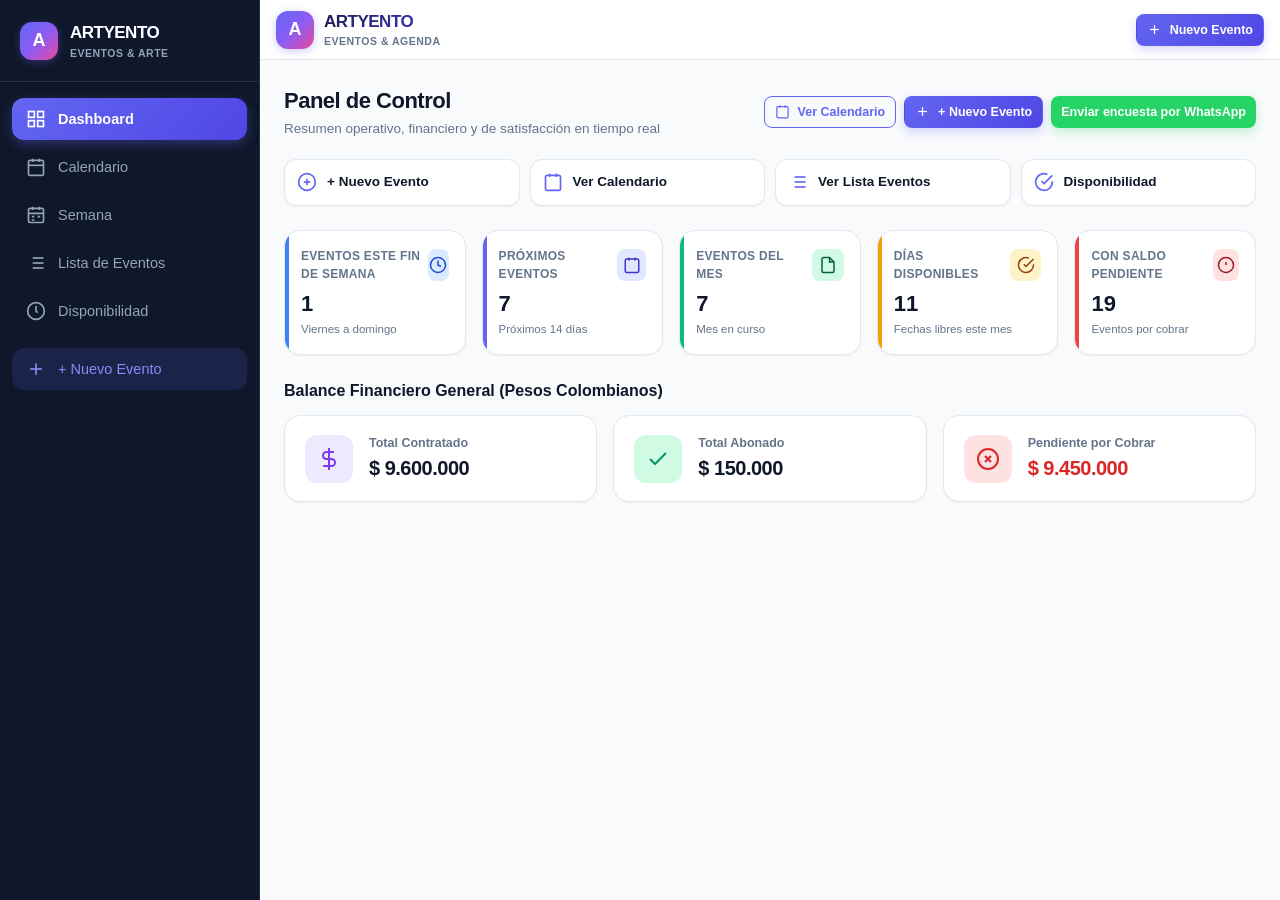
<file: index.html>
<!DOCTYPE html>
<html lang="es">
<head>
  <meta charset="UTF-8">
  <meta name="viewport" content="width=device-width, initial-scale=1.0, maximum-scale=1.0, user-scalable=no">
  <title>ARTYENTO · Cronograma & Gestión de Eventos</title>
  
  <!-- Estilos principales y de impresión -->
  <link rel="stylesheet" href="css/styles.css">
  <link rel="stylesheet" href="css/print.css" media="print">
  
  <meta name="theme-color" content="#0f172a">
  <meta name="description" content="Sistema de gestión de cronograma, agenda, control financiero y encuestas de satisfacción para eventos, artes y entretenimiento.">
</head>
<body>

  <div class="app-container">

    <!-- =========================================================
         BARRA LATERAL / SIDEBAR (Desktop)
         ========================================================= -->
    <aside class="sidebar">
      <div class="sidebar-header">
        <div class="brand-icon">A</div>
        <div class="brand-title">
          <span class="brand-name" style="-webkit-text-fill-color:#fff;color:#fff;">ARTYENTO</span>
          <span class="brand-sub" style="color:#94a3b8;">Eventos & Arte</span>
        </div>
      </div>

      <nav class="sidebar-nav">
        <button class="nav-item active" data-view="dashboard">
          <svg viewBox="0 0 24 24" fill="none" stroke="currentColor" stroke-width="2"><rect x="3" y="3" width="7" height="7"/><rect x="14" y="3" width="7" height="7"/><rect x="14" y="14" width="7" height="7"/><rect x="3" y="14" width="7" height="7"/></svg>
          Dashboard
        </button>

        <button class="nav-item" data-view="calendar">
          <svg viewBox="0 0 24 24" fill="none" stroke="currentColor" stroke-width="2"><rect x="3" y="4" width="18" height="18" rx="2" ry="2"/><line x1="16" y1="2" x2="16" y2="6"/><line x1="8" y1="2" x2="8" y2="6"/><line x1="3" y1="10" x2="21" y2="10"/></svg>
          Calendario
        </button>

        <button class="nav-item" data-view="week">
          <svg viewBox="0 0 24 24" fill="none" stroke="currentColor" stroke-width="2"><rect x="3" y="4" width="18" height="17" rx="2"/><path d="M8 2v4M16 2v4M3 10h18M7 14h3M14 14h3M7 18h3"/></svg>
          Semana
        </button>

        <button class="nav-item" data-view="events">
          <svg viewBox="0 0 24 24" fill="none" stroke="currentColor" stroke-width="2"><line x1="8" y1="6" x2="21" y2="6"/><line x1="8" y1="12" x2="21" y2="12"/><line x1="8" y1="18" x2="21" y2="18"/><line x1="3" y1="6" x2="3.01" y2="6"/><line x1="3" y1="12" x2="3.01" y2="12"/><line x1="3" y1="18" x2="3.01" y2="18"/></svg>
          Lista de Eventos
        </button>

        <button class="nav-item" data-view="availability">
          <svg viewBox="0 0 24 24" fill="none" stroke="currentColor" stroke-width="2"><circle cx="12" cy="12" r="10"/><polyline points="12 6 12 12 14 14"/></svg>
          Disponibilidad
        </button>

        <button class="nav-item" data-view="form" style="margin-top:10px;background:rgba(99,102,241,0.15);color:#818cf8;">
          <svg viewBox="0 0 24 24" fill="none" stroke="currentColor" stroke-width="2"><line x1="12" y1="5" x2="12" y2="19"/><line x1="5" y1="12" x2="19" y2="12"/></svg>
          + Nuevo Evento
        </button>
      </nav>
    </aside>

    <!-- =========================================================
         ÁREA PRINCIPAL DE CONTENIDO
         ========================================================= -->
    <div class="main-wrapper">

      <!-- Header Superior (Sticky) -->
      <header class="top-header">
        <div class="brand-wrapper">
          <div class="brand-icon">A</div>
          <div class="brand-title">
            <span class="brand-name">ARTYENTO</span>
            <span class="brand-sub">Eventos & Agenda</span>
          </div>
        </div>

        <div class="header-actions">
          <button class="btn btn-sm btn-primary" data-goto-view="form">
            <svg width="15" height="15" viewBox="0 0 24 24" fill="none" stroke="currentColor" stroke-width="2"><line x1="12" y1="5" x2="12" y2="19"/><line x1="5" y1="12" x2="19" y2="12"/></svg>
            <span class="d-none d-sm-inline">Nuevo Evento</span>
          </button>
        </div>
      </header>

      <!-- =====================================================
           VISTA 1: DASHBOARD (Panel Principal)
           ===================================================== -->
      <section id="view-dashboard" class="view-section active">
        
        <div class="section-header">
          <div>
            <h1 class="section-title">Panel de Control</h1>
            <p class="section-subtitle">Resumen operativo, financiero y de satisfacción en tiempo real</p>
          </div>
          <div class="section-actions">
            <button class="btn btn-outline btn-sm" data-goto-view="calendar">
              <svg width="15" height="15" viewBox="0 0 24 24" fill="none" stroke="currentColor" stroke-width="2"><rect x="3" y="4" width="18" height="18" rx="2" ry="2"/><line x1="16" y1="2" x2="16" y2="6"/><line x1="8" y1="2" x2="8" y2="6"/></svg>
              Ver Calendario
            </button>
            <button class="btn btn-primary btn-sm" data-goto-view="form">
              <svg width="15" height="15" viewBox="0 0 24 24" fill="none" stroke="currentColor" stroke-width="2"><line x1="12" y1="5" x2="12" y2="19"/><line x1="5" y1="12" x2="19" y2="12"/></svg>
              + Nuevo Evento
            </button>
            <button class="btn btn-whatsapp btn-sm" id="btn-general-encuesta" title="Enviar encuesta a varios contactos">
              Enviar encuesta por WhatsApp
            </button>
          </div>
        </div>

        <!-- Accesos Rápidos Principales -->
        <div class="quick-actions-bar">
          <div class="quick-action-btn" data-goto-view="form">
            <svg width="20" height="20" viewBox="0 0 24 24" fill="none" stroke="currentColor" stroke-width="2"><circle cx="12" cy="12" r="10"/><line x1="12" y1="8" x2="12" y2="16"/><line x1="8" y1="12" x2="16" y2="12"/></svg>
            <span>+ Nuevo Evento</span>
          </div>
          <div class="quick-action-btn" data-goto-view="calendar">
            <svg width="20" height="20" viewBox="0 0 24 24" fill="none" stroke="currentColor" stroke-width="2"><rect x="3" y="4" width="18" height="18" rx="2" ry="2"/><line x1="16" y1="2" x2="16" y2="6"/><line x1="8" y1="2" x2="8" y2="6"/></svg>
            <span>Ver Calendario</span>
          </div>
          <div class="quick-action-btn" data-goto-view="events">
            <svg width="20" height="20" viewBox="0 0 24 24" fill="none" stroke="currentColor" stroke-width="2"><line x1="8" y1="6" x2="21" y2="6"/><line x1="8" y1="12" x2="21" y2="12"/><line x1="8" y1="18" x2="21" y2="18"/></svg>
            <span>Ver Lista Eventos</span>
          </div>
          <div class="quick-action-btn" data-goto-view="availability">
            <svg width="20" height="20" viewBox="0 0 24 24" fill="none" stroke="currentColor" stroke-width="2"><path d="M22 11.08V12a10 10 0 1 1-5.93-9.14"/><polyline points="22 4 12 14.01 9 11.01"/></svg>
            <span>Disponibilidad</span>
          </div>
        </div>

        <!-- Tarjetas de Métricas Operativas -->
        <div class="stats-grid">
          <div class="stat-card stat-blue">
            <div class="stat-header">
              <span class="stat-label">Eventos este fin de semana</span>
              <div class="stat-icon-wrap">
                <svg width="18" height="18" viewBox="0 0 24 24" fill="none" stroke="currentColor" stroke-width="2"><circle cx="12" cy="12" r="10"/><polyline points="12 6 12 12 16 14"/></svg>
              </div>
            </div>
            <div class="stat-value" id="dash-eventos-fin-semana">0</div>
            <div class="stat-sub">Viernes a domingo</div>
          </div>

          <div class="stat-card stat-indigo">
            <div class="stat-header">
              <span class="stat-label">Próximos Eventos</span>
              <div class="stat-icon-wrap">
                <svg width="18" height="18" viewBox="0 0 24 24" fill="none" stroke="currentColor" stroke-width="2"><rect x="3" y="4" width="18" height="18" rx="2" ry="2"/><line x1="16" y1="2" x2="16" y2="6"/><line x1="8" y1="2" x2="8" y2="6"/></svg>
              </div>
            </div>
            <div class="stat-value" id="dash-proximos">0</div>
            <div class="stat-sub">Próximos 14 días</div>
          </div>

          <div class="stat-card stat-emerald">
            <div class="stat-header">
              <span class="stat-label">Eventos del Mes</span>
              <div class="stat-icon-wrap">
                <svg width="18" height="18" viewBox="0 0 24 24" fill="none" stroke="currentColor" stroke-width="2"><path d="M14 2H6a2 2 0 0 0-2 2v16a2 2 0 0 0 2 2h12a2 2 0 0 0 2-2V8z"/><polyline points="14 2 14 8 20 8"/></svg>
              </div>
            </div>
            <div class="stat-value" id="dash-mes">0</div>
            <div class="stat-sub">Mes en curso</div>
          </div>

          <div class="stat-card stat-amber">
            <div class="stat-header">
              <span class="stat-label">Días Disponibles</span>
              <div class="stat-icon-wrap">
                <svg width="18" height="18" viewBox="0 0 24 24" fill="none" stroke="currentColor" stroke-width="2"><path d="M22 11.08V12a10 10 0 1 1-5.93-9.14"/><polyline points="22 4 12 14.01 9 11.01"/></svg>
              </div>
            </div>
            <div class="stat-value" id="dash-disponibles">0</div>
            <div class="stat-sub">Fechas libres este mes</div>
          </div>

          <div class="stat-card stat-rose">
            <div class="stat-header">
              <span class="stat-label">Con Saldo Pendiente</span>
              <div class="stat-icon-wrap">
                <svg width="18" height="18" viewBox="0 0 24 24" fill="none" stroke="currentColor" stroke-width="2"><circle cx="12" cy="12" r="10"/><line x1="12" y1="8" x2="12" y2="12"/><line x1="12" y1="16" x2="12.01" y2="16"/></svg>
              </div>
            </div>
            <div class="stat-value" id="dash-pend-pago">0</div>
            <div class="stat-sub">Eventos por cobrar</div>
          </div>
        </div>

        <!-- Tarjetas Financieras (COP) -->
        <h2 style="font-size:16px;font-weight:800;margin-bottom:12px;color:var(--text-main);">
          Balance Financiero General (Pesos Colombianos)
        </h2>
        <div class="finance-grid">
          <div class="finance-card total-contratado">
            <div class="finance-icon">
              <svg width="24" height="24" viewBox="0 0 24 24" fill="none" stroke="currentColor" stroke-width="2"><line x1="12" y1="1" x2="12" y2="23"/><path d="M17 5H9.5a3.5 3.5 0 0 0 0 7h5a3.5 3.5 0 0 1 0 7H6"/></svg>
            </div>
            <div class="finance-info">
              <span class="finance-label">Total Contratado</span>
              <span class="finance-val" id="dash-total-contratado">$ 0 COP</span>
            </div>
          </div>

          <div class="finance-card total-abonado">
            <div class="finance-icon">
              <svg width="24" height="24" viewBox="0 0 24 24" fill="none" stroke="currentColor" stroke-width="2"><polyline points="20 6 9 17 4 12"/></svg>
            </div>
            <div class="finance-info">
              <span class="finance-label">Total Abonado</span>
              <span class="finance-val" id="dash-total-abonado">$ 0 COP</span>
            </div>
          </div>

          <div class="finance-card total-saldo">
            <div class="finance-icon">
              <svg width="24" height="24" viewBox="0 0 24 24" fill="none" stroke="currentColor" stroke-width="2"><circle cx="12" cy="12" r="10"/><line x1="15" y1="9" x2="9" y2="15"/><line x1="9" y1="9" x2="15" y2="15"/></svg>
            </div>
            <div class="finance-info">
              <span class="finance-label">Pendiente por Cobrar</span>
              <span class="finance-val" id="dash-total-pendiente">$ 0 COP</span>
            </div>
          </div>
        </div>

      </section>

      <!-- =====================================================
           VISTA 2: CALENDARIO MENSUAL
           ===================================================== -->
      <section id="view-calendar" class="view-section">
        <div class="section-header">
          <div>
            <h1 class="section-title">Calendario de Eventos</h1>
            <p class="section-subtitle">Visualiza los eventos programados en cada día del mes</p>
          </div>
          <div class="section-actions">
            <button class="btn btn-primary btn-sm" data-goto-view="form">
              <svg width="15" height="15" viewBox="0 0 24 24" fill="none" stroke="currentColor" stroke-width="2"><line x1="12" y1="5" x2="12" y2="19"/><line x1="5" y1="12" x2="19" y2="12"/></svg>
              + Nuevo Evento
            </button>
          </div>
        </div>

        <div class="calendar-card">
          <!-- Controles de navegación del mes -->
          <div class="calendar-header">
            <div class="calendar-title-wrap">
              <span class="calendar-month-label" id="calendar-month-name">Mes Año</span>
            </div>
            <div style="display:flex;gap:6px;">
              <button class="btn btn-sm btn-secondary" id="btn-cal-prev" title="Mes Anterior">
                <svg width="16" height="16" viewBox="0 0 24 24" fill="none" stroke="currentColor" stroke-width="2"><polyline points="15 18 9 12 15 6"/></svg>
              </button>
              <button class="btn btn-sm btn-secondary" id="btn-cal-today">Hoy</button>
              <button class="btn btn-sm btn-secondary" id="btn-cal-next" title="Mes Siguiente">
                <svg width="16" height="16" viewBox="0 0 24 24" fill="none" stroke="currentColor" stroke-width="2"><polyline points="9 18 15 12 9 6"/></svg>
              </button>
            </div>
          </div>

          <!-- Encabezado de los días de la semana -->
          <div class="calendar-grid-header">
            <div>Lun</div>
            <div>Mar</div>
            <div>Mié</div>
            <div>Jue</div>
            <div>Vie</div>
            <div>Sáb</div>
            <div>Dom</div>
          </div>

          <!-- Cuadrícula de Días -->
          <div class="calendar-days-grid" id="calendar-days-container">
            <!-- Se renderiza desde calendar.js -->
          </div>
        </div>

        <div style="margin-top:14px;display:flex;gap:12px;font-size:12px;color:var(--text-muted);justify-content:center;">
          <span>💡 En celular: Haz toque sobre un día para ver todos sus eventos y agendar.</span>
        </div>
      </section>

      <!-- =====================================================
           VISTA 3: EVENTOS POR SEMANA
           ===================================================== -->
      <section id="view-week" class="view-section">
        <div class="section-header">
          <div>
            <h1 class="section-title">Eventos por Semana</h1>
            <p class="section-subtitle">Consulta la información completa de los eventos de la semana seleccionada</p>
          </div>
          <div class="section-actions">
            <button class="btn btn-primary btn-sm" data-goto-view="form">
              <svg width="15" height="15" viewBox="0 0 24 24" fill="none" stroke="currentColor" stroke-width="2"><line x1="12" y1="5" x2="12" y2="19"/><line x1="5" y1="12" x2="19" y2="12"/></svg>
              + Nuevo Evento
            </button>
          </div>
        </div>

        <div class="week-controls">
          <button class="btn btn-secondary btn-sm" id="btn-week-prev" title="Semana anterior">‹</button>
          <label class="week-control-field">
            <span>Año</span>
            <select id="week-year-select" class="form-control">
              <option value="2026">2026</option>
              <option value="2027">2027</option>
            </select>
          </label>
          <label class="week-control-field">
            <span>Semana</span>
            <input type="number" id="week-number-input" class="form-control" min="1" max="53" step="1">
          </label>
          <button class="btn btn-secondary btn-sm" id="btn-week-next" title="Semana siguiente">›</button>
          <button class="btn btn-outline btn-sm" id="btn-week-current">Semana actual</button>
        </div>
        <div class="week-range-label" id="week-range-label"></div>
        <div class="week-events-list" id="week-events-list"></div>
      </section>

      <!-- =====================================================
           VISTA 4: LISTADO DE EVENTOS (Tabla / Cards)
           ===================================================== -->
      <section id="view-events" class="view-section">
        <div class="section-header">
          <div>
            <h1 class="section-title">Listado de Eventos</h1>
            <p class="section-subtitle">Gestión completa, balances, encuestas y exportación</p>
          </div>
          <div class="section-actions">
            <button class="btn btn-secondary btn-sm" id="btn-export-csv" title="Descargar archivo CSV compatible con Excel">
              <svg width="15" height="15" viewBox="0 0 24 24" fill="none" stroke="currentColor" stroke-width="2"><path d="M21 15v4a2 2 0 0 1-2 2H5a2 2 0 0 1-2-2v-4"/><polyline points="7 10 12 15 17 10"/><line x1="12" y1="15" x2="12" y2="3"/></svg>
              Exportar CSV
            </button>
            <button class="btn btn-secondary btn-sm" id="btn-print-schedule" title="Imprimir Cronograma">
              <svg width="15" height="15" viewBox="0 0 24 24" fill="none" stroke="currentColor" stroke-width="2"><polyline points="6 9 6 2 18 2 18 9"/><path d="M6 18H4a2 2 0 0 1-2-2v-5a2 2 0 0 1 2-2h16a2 2 0 0 1 2 2v5a2 2 0 0 1-2 2h-2"/><rect x="6" y="14" width="12" height="8"/></svg>
              Imprimir
            </button>
            <button class="btn btn-primary btn-sm" data-goto-view="form">
              <svg width="15" height="15" viewBox="0 0 24 24" fill="none" stroke="currentColor" stroke-width="2"><line x1="12" y1="5" x2="12" y2="19"/><line x1="5" y1="12" x2="19" y2="12"/></svg>
              + Nuevo
            </button>
          </div>
        </div>

        <!-- Barra de Búsqueda y Filtros -->
        <div class="filter-bar">
          <div class="search-input-wrap">
            <svg width="16" height="16" viewBox="0 0 24 24" fill="none" stroke="currentColor" stroke-width="2"><circle cx="11" cy="11" r="8"/><line x1="21" y1="21" x2="16.65" y2="16.65"/></svg>
            <input type="text" id="filter-search" class="form-control" placeholder="Buscar por cliente, servicio, dirección o encargado...">
          </div>

          <div class="filters-group">
            <input type="month" id="filter-month" class="form-control" title="Filtrar por mes">

            <select id="filter-estado-pago" class="form-control">
              <option value="">Estado de Pago: Todos</option>
              <option value="pagado">Pagado</option>
              <option value="abono_parcial">Abono Parcial</option>
              <option value="pendiente">Pendiente</option>
            </select>

            <select id="filter-encargado" class="form-control">
              <option value="">Encargado: Todos</option>
            </select>

            <button class="btn btn-secondary btn-sm" id="btn-sort-toggle" style="white-space:nowrap;">
              Fecha: Más antiguos
            </button>
          </div>
        </div>

        <div style="display:flex;justify-content:space-between;align-items:center;margin-bottom:10px;">
          <span id="events-count-badge" class="badge badge-info" style="font-size:12px;">0 eventos</span>
        </div>

        <!-- Vista Celular: Tarjetas (Se oculta en Desktop) -->
        <div class="events-mobile-list" id="events-mobile-list">
          <!-- Se renderiza desde app.js -->
        </div>

        <!-- Vista Escritorio: Tabla Completa (Se oculta en Móvil) -->
        <div class="table-container">
          <table class="data-table">
            <thead>
              <tr>
                <th>Fecha</th>
                <th>Horario</th>
                <th>Servicio</th>
                <th>Cliente</th>
                <th>Dirección</th>
                <th>Valor</th>
                <th>Abono</th>
                <th>Saldo</th>
                <th>Encargado</th>
                <th>Estado</th>
                <th class="col-actions">Acciones</th>
              </tr>
            </thead>
            <tbody id="events-table-body">
              <!-- Se puebla dinámicamente -->
            </tbody>
          </table>
        </div>
      </section>

      <!-- =====================================================
           VISTA 4: DISPONIBILIDAD DE FECHAS
           ===================================================== -->
      <section id="view-availability" class="view-section">
        <div class="section-header">
          <div>
            <h1 class="section-title">Control de Disponibilidad</h1>
            <p class="section-subtitle">Consulta rápida de días libres, parciales y ocupados con reserva directa</p>
          </div>
          <div class="section-actions">
            <select id="avail-month-select" class="form-control" style="width:auto;">
              <option value="0">Enero</option>
              <option value="1">Febrero</option>
              <option value="2">Marzo</option>
              <option value="3">Abril</option>
              <option value="4">Mayo</option>
              <option value="5">Junio</option>
              <option value="6">Julio</option>
              <option value="7">Agosto</option>
              <option value="8">Septiembre</option>
              <option value="9">Octubre</option>
              <option value="10">Noviembre</option>
              <option value="11">Diciembre</option>
            </select>
            <select id="avail-year-select" class="form-control" style="width:auto;">
              <option value="2026">2026</option>
              <option value="2027">2027</option>
            </select>
          </div>
        </div>

        <!-- Leyenda -->
        <div class="avail-legend">
          <div class="legend-item">
            <span class="legend-dot green"></span>
            <span>Disponible (0 eventos)</span>
          </div>
          <div class="legend-item">
            <span class="legend-dot yellow"></span>
            <span>Parcialmente ocupado (Franjas horarias libres)</span>
          </div>
          <div class="legend-item">
            <span class="legend-dot red"></span>
            <span>Ocupado (3+ eventos o jornada llena)</span>
          </div>
        </div>

        <!-- Rejilla de Disponibilidad -->
        <div class="availability-grid" id="availability-grid-container">
          <!-- Se puebla desde calendar.js -->
        </div>
      </section>

      <!-- =====================================================
           VISTA 5: FORMULARIO DE REGISTRO / EDICIÓN DE EVENTOS
           ===================================================== -->
      <section id="view-form" class="view-section">
        <div class="section-header">
          <div>
            <h1 class="section-title" id="form-view-title">Registrar Nuevo Evento</h1>
            <p class="section-subtitle">Todos los campos son validados; el saldo se calcula en tiempo real</p>
          </div>
          <div class="section-actions">
            <button class="btn btn-secondary btn-sm" data-goto-view="events">
              Volver a la Lista
            </button>
          </div>
        </div>

        <div class="form-card">
          <form id="event-form">
            <div class="form-grid">

              <!-- Fecha -->
              <div class="form-group">
                <label class="form-label" for="form-fecha">
                  <span>Fecha del Evento</span>
                  <span class="required">*</span>
                </label>
                <input type="date" id="form-fecha" class="form-control" required>
              </div>

              <!-- Servicio / Descripción -->
              <div class="form-group">
                <label class="form-label" for="form-servicio">
                  <span>Descripción / Servicio</span>
                  <span class="required">*</span>
                </label>
                <input type="text" id="form-servicio" class="form-control" placeholder="Ej: Show de Magia, DJ en Vivo, Animación..." required list="servicios-sugeridos">
                <datalist id="servicios-sugeridos">
                  <option value="Plan Elegance">
                  <option value="Plan Prestige">
                  <option value="Show de Magia y Efectos Especiales">
                  <option value="Animación Temática y Taller de Arte">
                  <option value="Producción de Sonido, Luces y DJ en Vivo">
                  <option value="Obra Teatral Infantil & Títeres">
                  <option value="Show de Danza y Malabares con Fuego">
                  <option value="Show Musical Acústico & Presentación">
                  <option value="Hora Loca y Comparsa de Entretenimiento">
                </datalist>
              </div>

              <!-- Cliente y Contacto -->
              <div class="form-group">
                <label class="form-label" for="form-cliente">
                  <span>Nombre del Cliente / Empresa</span>
                  <span class="required">*</span>
                </label>
                <input type="text" id="form-cliente" class="form-control" placeholder="Ej: Absalón Eventos" required list="clientes-sugeridos">
                <datalist id="clientes-sugeridos">
                  <option value="Absalón Eventos">
                </datalist>
              </div>

              <!-- Persona de Contacto -->
              <div class="form-group">
                <label class="form-label" for="form-contacto">
                  <span>Persona de Contacto</span>
                </label>
                <input type="text" id="form-contacto" class="form-control" placeholder="Ej: Liliana, Edwiin...">
              </div>

              <!-- Teléfono / Celular (Para WhatsApp) -->
              <div class="form-group">
                <label class="form-label" for="form-telefono">
                  <span>Teléfono / WhatsApp</span>
                  <span class="required">*</span>
                </label>
                <div class="contact-picker-row">
                  <input type="tel" id="form-telefono" class="form-control" placeholder="Ej: +57 3224389761" required>
                  <button type="button" class="btn btn-outline btn-sm contact-picker-btn" id="btn-seleccionar-telefono" title="Tomar un número de los contactos del celular">
                    Contactos
                  </button>
                </div>
                <small class="form-help">También puedes elegirlo de los contactos guardados en el celular.</small>
              </div>

              <!-- Dirección del Evento -->
              <div class="form-group">
                <label class="form-label" for="form-direccion">
                  <span>Dirección / Lugar del Evento</span>
                  <span class="required">*</span>
                </label>
                <input type="text" id="form-direccion" class="form-control" placeholder="Ej: Hacienda Villa Sofía, Hotel Habitel..." required list="lugares-sugeridos">
                <datalist id="lugares-sugeridos">
                  <option value="Hacienda Villa Sofía, Subachoque">
                  <option value="Hotel Habitel, Bogotá">
                </datalist>
              </div>

              <!-- Horarios y Opción por Confirmar -->
              <div class="form-group col-full" style="margin-bottom:-4px;">
                <label style="display:flex;align-items:center;gap:8px;cursor:pointer;font-size:13.5px;font-weight:600;color:var(--text-main);">
                  <input type="checkbox" id="form-hora-tbd" style="width:18px;height:18px;accent-color:var(--color-primary);cursor:pointer;">
                  <span>Horario por confirmar (Reserva de fecha / Jornada)</span>
                </label>
              </div>

              <div class="form-group">
                <label class="form-label" for="form-hora-inicio">
                  <span>Hora de Inicio</span>
                  <span class="required" id="req-hora-inicio">*</span>
                </label>
                <input type="time" id="form-hora-inicio" class="form-control" required>
              </div>

              <div class="form-group">
                <label class="form-label" for="form-hora-fin">
                  <span>Hora de Finalización</span>
                  <span class="required" id="req-hora-fin">*</span>
                </label>
                <input type="time" id="form-hora-fin" class="form-control" required>
              </div>

              <!-- Alerta de Conflicto de Horario (En tiempo real) -->
              <div class="form-group col-full">
                <div id="conflict-alert" class="conflict-alert">
                  <svg width="20" height="20" viewBox="0 0 24 24" fill="none" stroke="currentColor" stroke-width="2" style="flex-shrink:0;"><path d="M10.29 3.86L1.82 18a2 2 0 0 0 1.71 3h16.94a2 2 0 0 0 1.71-3L13.71 3.86a2 2 0 0 0-3.42 0z"/><line x1="12" y1="9" x2="12" y2="13"/><line x1="12" y1="17" x2="12.01" y2="17"/></svg>
                  <span id="conflict-alert-msg">Existe un conflicto de horario con otro evento en esta fecha.</span>
                </div>
              </div>

              <!-- Información Financiera -->
              <div class="form-group">
                <label class="form-label" for="form-valor">
                  <span>Valor Total (COP)</span>
                  <span class="required">*</span>
                </label>
                <input type="number" id="form-valor" class="form-control" placeholder="Ej: 1500000" min="0" step="1000" required>
              </div>

              <div class="form-group">
                <label class="form-label" for="form-abono">
                  <span>Abono Realizado (COP)</span>
                  <span class="required">*</span>
                </label>
                <input type="number" id="form-abono" class="form-control" placeholder="Ej: 500000" min="0" step="1000" value="0" required>
              </div>

              <!-- Saldo Calculado Automáticamente -->
              <div class="form-group col-full">
                <div class="balance-calculation-box">
                  <div class="balance-formula">Cálculo Automático: Saldo = Valor Total - Abono</div>
                  <div class="balance-result">
                    <span style="font-weight:600;color:var(--text-muted);">Saldo Pendiente:</span>
                    <span class="balance-result-val" id="form-balance-display">$ 0 COP</span>
                  </div>
                  <input type="hidden" id="form-saldo" value="0">
                </div>
              </div>

              <!-- Encargado -->
              <div class="form-group">
                <label class="form-label" for="form-encargado">
                  <span>Encargado / Responsable</span>
                </label>
                <select id="form-encargado" class="form-control">
                  <option value="">Sin asignar</option>
                </select>
                <div class="encargados-editor">
                  <input type="text" id="nuevo-encargado" class="form-control" placeholder="Nuevo encargado">
                  <button type="button" class="btn btn-secondary btn-sm" id="btn-agregar-encargado">Agregar</button>
                  <button type="button" class="btn btn-outline btn-sm" id="btn-eliminar-encargado" title="Eliminar el encargado seleccionado">Eliminar</button>
                </div>
                <small class="form-help">Agrega o elimina nombres del listado. Luego selecciónalos para cada evento.</small>
              </div>

              <!-- Observaciones -->
              <div class="form-group col-full">
                <label class="form-label" for="form-observaciones">
                  <span>Observaciones y Requerimientos Técnicos</span>
                </label>
                <textarea id="form-observaciones" class="form-control" placeholder="Detalles de sonido, iluminación, rider técnico, hora de montaje, etc..."></textarea>
              </div>

            </div>

            <!-- Botonera del Formulario -->
            <div style="margin-top:24px;display:flex;gap:12px;justify-content:flex-end;">
              <button type="button" class="btn btn-secondary" data-goto-view="events">Cancelar</button>
              <button type="submit" class="btn btn-primary" id="btn-submit-form">Guardar Evento</button>
            </div>
          </form>
        </div>
      </section>

    </div><!-- Fin main-wrapper -->

    <!-- =========================================================
         BARRA DE NAVEGACIÓN INFERIOR (100% Optimizada para Móvil)
         ========================================================= -->
    <nav class="bottom-nav">
      <button class="bottom-nav-btn active" data-view="dashboard">
        <svg viewBox="0 0 24 24" fill="none" stroke="currentColor" stroke-width="2"><rect x="3" y="3" width="7" height="7"/><rect x="14" y="3" width="7" height="7"/><rect x="14" y="14" width="7" height="7"/><rect x="3" y="14" width="7" height="7"/></svg>
        <span>Inicio</span>
      </button>

      <button class="bottom-nav-btn" data-view="calendar">
        <svg viewBox="0 0 24 24" fill="none" stroke="currentColor" stroke-width="2"><rect x="3" y="4" width="18" height="18" rx="2" ry="2"/><line x1="16" y1="2" x2="16" y2="6"/><line x1="8" y1="2" x2="8" y2="6"/><line x1="3" y1="10" x2="21" y2="10"/></svg>
        <span>Calendario</span>
      </button>

      <button class="bottom-nav-btn" data-view="week">
        <svg viewBox="0 0 24 24" fill="none" stroke="currentColor" stroke-width="2"><rect x="3" y="4" width="18" height="17" rx="2"/><path d="M8 2v4M16 2v4M3 10h18M7 14h3M14 14h3"/></svg>
        <span>Semana</span>
      </button>

      <!-- Botón Central Flotante Táctil para Crear Evento -->
      <button class="bottom-nav-btn btn-action-center" data-view="form">
        <div class="action-circle">
          <svg width="24" height="24" viewBox="0 0 24 24" fill="none" stroke="#fff" stroke-width="3"><line x1="12" y1="5" x2="12" y2="19"/><line x1="5" y1="12" x2="19" y2="12"/></svg>
        </div>
        <span>Nuevo</span>
      </button>

      <button class="bottom-nav-btn" data-view="events">
        <svg viewBox="0 0 24 24" fill="none" stroke="currentColor" stroke-width="2"><line x1="8" y1="6" x2="21" y2="6"/><line x1="8" y1="12" x2="21" y2="12"/><line x1="8" y1="18" x2="21" y2="18"/><line x1="3" y1="6" x2="3.01" y2="6"/><line x1="3" y1="12" x2="3.01" y2="12"/><line x1="3" y1="18" x2="3.01" y2="18"/></svg>
        <span>Eventos</span>
      </button>

      <button class="bottom-nav-btn" data-view="availability">
        <svg viewBox="0 0 24 24" fill="none" stroke="currentColor" stroke-width="2"><circle cx="12" cy="12" r="10"/><polyline points="12 6 12 12 14 14"/></svg>
        <span>Disponib.</span>
      </button>
    </nav>

  </div><!-- Fin app-container -->

  <!-- =========================================================
       MODALES (Estilo Bottom-Sheet en móvil)
       ========================================================= -->

  <!-- Modal 1: Ficha y Detalles Completos del Evento -->
  <div id="modal-event-details" class="modal-overlay">
    <div class="modal-content">
      <div class="bottom-sheet-pill"></div>
      <div class="modal-header">
        <div>
          <div style="font-size:11px;color:var(--text-muted);font-weight:700;" id="modal-detail-id">EVT-2026-000</div>
          <h2 class="modal-title" id="modal-detail-servicio">Detalles del Evento</h2>
        </div>
        <button class="btn-close-modal" aria-label="Cerrar">&times;</button>
      </div>

      <div class="modal-body">
        <div class="event-detail-grid">
          
          <div class="detail-block">
            <span class="detail-label">Cliente & Contacto</span>
            <span class="detail-value highlight" id="modal-detail-cliente">-</span>
            <div style="font-size:13px;color:#334155;margin-top:2px;">
              <strong>Contacto:</strong> <span id="modal-detail-contacto">-</span> · 
              <span id="modal-detail-telefono">-</span>
            </div>
          </div>

          <div class="detail-block">
            <span class="detail-label">Fecha y Horario</span>
            <span class="detail-value" id="modal-detail-fecha">-</span>
          </div>

          <div class="detail-block">
            <span class="detail-label">Dirección / Lugar</span>
            <span class="detail-value" id="modal-detail-direccion">-</span>
          </div>

          <div class="detail-block">
            <span class="detail-label">Encargado</span>
            <span class="detail-value" id="modal-detail-encargado">-</span>
          </div>

          <!-- Información Financiera -->
          <div style="background:var(--bg-surface-alt);border-radius:var(--radius-md);padding:12px;margin:4px 0;">
            <div style="display:flex;justify-content:space-between;align-items:center;margin-bottom:8px;">
              <span class="detail-label">Información Económica</span>
              <span id="modal-detail-badge-pago" class="badge badge-success">Pagado</span>
            </div>
            <div style="display:grid;grid-template-columns:1fr 1fr 1fr;gap:6px;font-size:12.5px;">
              <div>
                <div style="color:var(--text-muted);font-size:11px;">Valor:</div>
                <strong id="modal-detail-valor">$ 0</strong>
              </div>
              <div>
                <div style="color:var(--text-muted);font-size:11px;">Abono:</div>
                <strong id="modal-detail-abono">$ 0</strong>
              </div>
              <div>
                <div style="color:var(--text-muted);font-size:11px;">Saldo:</div>
                <strong id="modal-detail-saldo" style="color:var(--color-danger);">$ 0</strong>
              </div>
            </div>
          </div>

          <!-- Encuesta de Satisfacción por WhatsApp -->
          <div class="detail-block">
            <span class="detail-label">Encuesta de Satisfacción</span>
            <div id="modal-detail-encuesta-estado" style="margin-top:4px;">
              <!-- Se puebla dinámicamente -->
            </div>
            <div id="modal-detail-encuesta-resultados">
              <!-- Resultados si fue respondida -->
            </div>
          </div>

          <div class="detail-block">
            <span class="detail-label">Observaciones</span>
            <span class="detail-value" id="modal-detail-observaciones" style="font-size:13px;white-space:pre-wrap;">-</span>
          </div>

        </div>
      </div>

      <div class="modal-footer" style="flex-wrap:wrap;">
        <button class="btn btn-sm btn-whatsapp" id="btn-modal-whatsapp" title="Enviar enlace de satisfacción">
          <svg width="15" height="15" viewBox="0 0 24 24" fill="currentColor"><path d="M.057 24l1.687-6.163c-1.041-1.804-1.588-3.849-1.587-5.946.003-6.556 5.338-11.891 11.893-11.891 3.181.001 6.167 1.24 8.413 3.488 2.245 2.248 3.481 5.236 3.48 8.414-.003 6.557-5.338 11.892-11.893 11.892-1.99-.001-3.951-.5-5.688-1.448l-6.305 1.654zm6.597-3.807c1.676.995 3.276 1.591 5.392 1.592 5.448 0 9.886-4.434 9.889-9.885.002-5.462-4.415-9.89-9.881-9.892-5.452 0-9.887 4.434-9.889 9.884-.001 2.225.651 3.891 1.746 5.634l-.999 3.648 3.742-.981z"/></svg>
          Encuesta WhatsApp
        </button>
        <button class="btn btn-sm btn-whatsapp" id="btn-modal-whatsapp-encargado" title="Compartir la ficha completa con el encargado">
          Compartir ficha al encargado
        </button>
        <button class="btn btn-sm btn-secondary" id="btn-modal-ver-encuesta" style="display:none;" title="Ver Encuesta">
          <svg width="14" height="14" viewBox="0 0 24 24" fill="none" stroke="currentColor" stroke-width="2"><path d="M14 2H6a2 2 0 0 0-2 2v16a2 2 0 0 0 2 2h12a2 2 0 0 0 2-2V8z"/><polyline points="14 2 14 8 20 8"/><line x1="16" y1="13" x2="8" y2="13"/><line x1="16" y1="17" x2="8" y2="17"/><polyline points="10 9 9 9 8 9"/></svg>
          Ver Encuesta
        </button>
        <button class="btn btn-sm btn-secondary" id="btn-modal-print">
          <svg width="14" height="14" viewBox="0 0 24 24" fill="none" stroke="currentColor" stroke-width="2"><polyline points="6 9 6 2 18 2 18 9"/><path d="M6 18H4a2 2 0 0 1-2-2v-5a2 2 0 0 1 2-2h16a2 2 0 0 1 2 2v5a2 2 0 0 1-2 2h-2"/><rect x="6" y="14" width="12" height="8"/></svg>
          Imprimir Ficha
        </button>
        <button class="btn btn-sm btn-outline" id="btn-modal-edit">Editar</button>
        <button class="btn btn-sm btn-danger" id="btn-modal-delete">Eliminar</button>
      </div>
    </div>
  </div>

  <!-- Modal 2: Eventos del Día (Al hacer clic en calendario) -->
  <div id="modal-day-details" class="modal-overlay">
    <div class="modal-content">
      <div class="bottom-sheet-pill"></div>
      <div class="modal-header">
        <h2 class="modal-title" id="modal-day-title">Agenda del Día</h2>
        <button class="btn-close-modal">&times;</button>
      </div>
      <div class="modal-body" id="modal-day-events-list">
        <!-- Lista de eventos de este día -->
      </div>
      <div class="modal-footer">
        <button class="btn btn-secondary btn-modal-cancel">Cerrar</button>
        <button class="btn btn-primary" id="btn-modal-day-add">+ Nuevo en esta fecha</button>
      </div>
    </div>
  </div>

  <!-- Modal 3: Confirmación de Eliminación -->
  <div id="modal-confirm-delete" class="modal-overlay">
    <div class="modal-content" style="max-width:440px;">
      <div class="bottom-sheet-pill"></div>
      <div class="modal-header">
        <h2 class="modal-title" style="color:var(--color-danger);">Confirmar Eliminación</h2>
        <button class="btn-close-modal">&times;</button>
      </div>
      <div class="modal-body">
        <p style="font-size:14px;color:var(--text-muted);margin-bottom:12px;">
          ¿Estás seguro de que deseas eliminar permanentemente este evento? Esta acción no se puede deshacer.
        </p>
        <div id="delete-event-info" style="background:#fee2e2;color:#991b1b;padding:12px;border-radius:var(--radius-md);font-weight:700;font-size:13px;">
          -
        </div>
      </div>
      <div class="modal-footer">
        <button class="btn btn-secondary btn-modal-cancel">Cancelar</button>
        <button class="btn btn-danger" id="btn-confirm-delete-action">Sí, Eliminar Evento</button>
      </div>
    </div>
  </div>

  <!-- Modal 4: Vista Previa WhatsApp antes de abrir wa.me -->
  <div id="modal-whatsapp-preview" class="modal-overlay">
    <div class="modal-content" style="max-width:500px;">
      <div class="bottom-sheet-pill"></div>
      <div class="modal-header">
        <h2 class="modal-title" style="color:var(--color-whatsapp);display:flex;align-items:center;gap:8px;">
          <svg width="20" height="20" viewBox="0 0 24 24" fill="currentColor"><path d="M.057 24l1.687-6.163c-1.041-1.804-1.588-3.849-1.587-5.946.003-6.556 5.338-11.891 11.893-11.891 3.181.001 6.167 1.24 8.413 3.488 2.245 2.248 3.481 5.236 3.48 8.414-.003 6.557-5.338 11.892-11.893 11.892-1.99-.001-3.951-.5-5.688-1.448l-6.305 1.654zm6.597-3.807c1.676.995 3.276 1.591 5.392 1.592 5.448 0 9.886-4.434 9.889-9.885.002-5.462-4.415-9.89-9.881-9.892-5.452 0-9.887 4.434-9.889 9.884-.001 2.225.651 3.891 1.746 5.634l-.999 3.648 3.742-.981z"/></svg>
          Enviar Encuesta por WhatsApp
        </h2>
        <button class="btn-close-modal">&times;</button>
      </div>
      <div class="modal-body">
        <div style="margin-bottom:12px;font-size:13px;">
          <div><strong>Cliente:</strong> <span id="wa-preview-cliente">-</span></div>
          <div><strong>Destino:</strong> <span id="wa-preview-telefono">-</span></div>
        </div>

        <label class="form-label" style="margin-bottom:6px;">Mensaje preparado que se enviará:</label>
        <div id="wa-preview-text" style="background:#f0fdf4;border:1px solid #bbf7d0;color:#166534;border-radius:var(--radius-md);padding:12px;font-size:12.5px;white-space:pre-wrap;line-height:1.4;">
        </div>

        <p style="font-size:11.5px;color:var(--text-muted);margin-top:10px;">
          Al hacer clic se abrirá WhatsApp con el mensaje listo para que lo revises y envíes con un solo toque.
        </p>
      </div>
      <div class="modal-footer">
        <button class="btn btn-secondary btn-modal-cancel">Cancelar</button>
        <button class="btn btn-whatsapp" id="btn-confirm-open-wa">
          Abrir en WhatsApp
        </button>
      </div>
    </div>
  </div>

  <div id="modal-whatsapp-encargado" class="modal-overlay">
    <div class="modal-content" style="max-width:500px;">
      <div class="bottom-sheet-pill"></div>
      <div class="modal-header">
        <h2 class="modal-title" style="color:var(--color-whatsapp);">Compartir ficha al encargado</h2>
        <button class="btn-close-modal">&times;</button>
      </div>
      <div class="modal-body">
        <p id="encargado-whatsapp-nombre" style="font-size:13px;color:var(--text-muted);margin-bottom:12px;"></p>
        <label class="form-label" for="encargado-whatsapp-telefono">WhatsApp del encargado</label>
        <div class="contact-picker-row">
          <input type="tel" id="encargado-whatsapp-telefono" class="form-control" placeholder="Ej: +57 300 123 4567">
          <button type="button" class="btn btn-outline btn-sm contact-picker-btn" id="btn-seleccionar-telefono-encargado" title="Tomar un número de los contactos del celular">
            Contactos
          </button>
        </div>
        <small class="form-help">Puedes elegir el número desde los contactos del celular.</small>
        <label style="display:flex;align-items:center;gap:8px;margin-top:12px;font-size:12px;color:var(--text-muted);">
          <input type="checkbox" id="encargado-whatsapp-recordar" checked>
          Recordar este número para este encargado
        </label>
        <label class="form-label" style="margin-top:14px;">Ficha que se compartirá</label>
        <div id="encargado-whatsapp-preview" style="background:#f0fdf4;border:1px solid #bbf7d0;color:#166534;border-radius:var(--radius-md);padding:12px;font-size:12.5px;white-space:pre-wrap;line-height:1.4;max-height:230px;overflow:auto;"></div>
        <p style="font-size:11.5px;color:var(--text-muted);margin-top:10px;">Se generará una imagen ordenada con los datos del evento. En computador se descargará para adjuntarla en WhatsApp.</p>
      </div>
      <div class="modal-footer">
        <button class="btn btn-secondary btn-modal-cancel">Cancelar</button>
        <button class="btn btn-whatsapp" id="btn-confirm-whatsapp-encargado">Generar y compartir ficha</button>
      </div>
    </div>
  </div>

  <div id="modal-general-encuesta" class="modal-overlay">
    <div class="modal-content" style="max-width:500px;">
      <div class="bottom-sheet-pill"></div>
      <div class="modal-header">
        <h2 class="modal-title">Enviar encuesta general</h2>
        <button class="btn-close-modal">&times;</button>
      </div>
      <div class="modal-body">
        <p style="font-size:13px;color:var(--text-muted);margin-bottom:12px;">Selecciona uno o varios contactos. Se abrirá WhatsApp con el mismo enlace general para cada uno.</p>
        <div id="general-encuesta-contactos" style="display:grid;gap:8px;max-height:260px;overflow:auto;"></div>
        <p id="general-encuesta-vacio" style="display:none;color:var(--color-danger);font-size:13px;">No hay contactos con teléfono registrado.</p>
      </div>
      <div class="modal-footer">
        <button class="btn btn-secondary btn-modal-cancel">Cancelar</button>
        <button class="btn btn-whatsapp" id="btn-confirm-general-encuesta">Abrir WhatsApp</button>
      </div>
    </div>
  </div>

  <!-- Contenedor para Notificaciones Toast -->
  <div class="toast-container" id="toast-container"></div>

  <!-- Área Oculta para Impresión de Voucher / Ficha Individual -->
  <div id="print-voucher-area"></div>

  <!-- Script Principal Autónomo (Funciona tanto en file:// como en servidor web) -->
  <script src="js/app.js"></script>
</body>
</html>
</file>
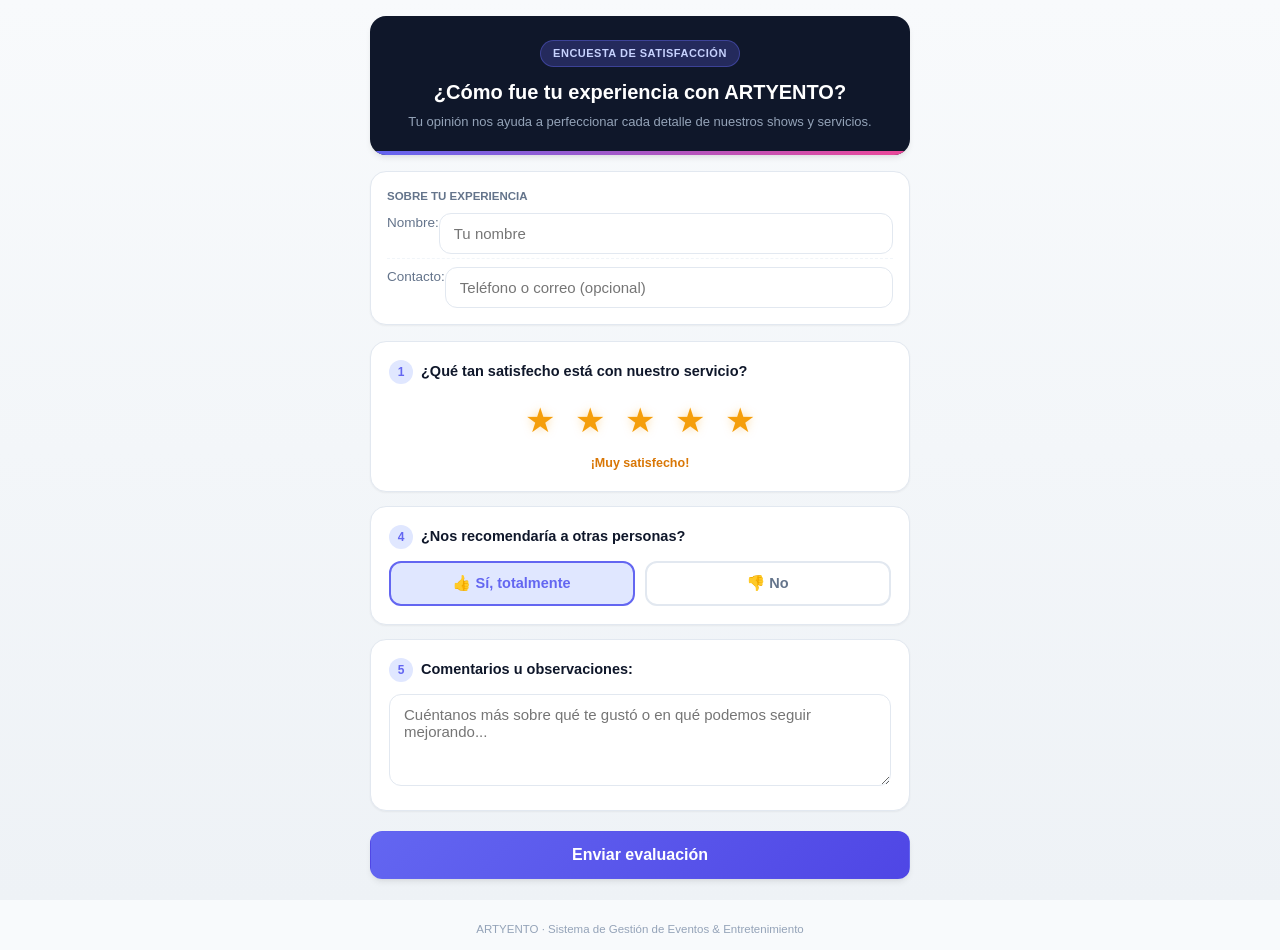
<file: encuesta.html>
<!DOCTYPE html>
<html lang="es">
<head>
  <meta charset="UTF-8">
  <meta name="viewport" content="width=device-width, initial-scale=1.0, maximum-scale=1.0, user-scalable=no">
  <title>Encuesta de Satisfacción · ARTYENTO</title>
  <link rel="stylesheet" href="css/styles.css">
  <style>
    /* Estilos específicos y refinados para la encuesta en móvil */
    body {
      background: linear-gradient(180deg, #f8fafc 0%, #eef2f6 100%);
      min-height: 100vh;
      display: flex;
      flex-direction: column;
      align-items: center;
      padding: 16px;
    }

    .survey-container {
      width: 100%;
      max-width: 540px;
      margin: 0 auto;
    }

    .survey-header-card {
      background: #0f172a;
      color: #ffffff;
      border-radius: var(--radius-lg);
      padding: 24px 20px;
      text-align: center;
      box-shadow: var(--shadow-md);
      margin-bottom: 16px;
      position: relative;
      overflow: hidden;
    }

    .survey-header-card::after {
      content: '';
      position: absolute;
      bottom: 0;
      left: 0;
      right: 0;
      height: 4px;
      background: linear-gradient(90deg, #6366f1, #ec4899);
    }

    .survey-badge {
      display: inline-block;
      background: rgba(99, 102, 241, 0.25);
      border: 1px solid rgba(99, 102, 241, 0.4);
      color: #c7d2fe;
      padding: 4px 12px;
      border-radius: var(--radius-full);
      font-size: 11px;
      font-weight: 700;
      text-transform: uppercase;
      letter-spacing: 0.5px;
      margin-bottom: 10px;
    }

    .survey-title {
      font-size: 20px;
      font-weight: 800;
      margin-bottom: 6px;
    }

    .survey-desc {
      font-size: 13px;
      color: #94a3b8;
      line-height: 1.4;
    }

    .event-info-box {
      background: #ffffff;
      border: 1px solid var(--border-color);
      border-radius: var(--radius-lg);
      padding: 16px;
      margin-bottom: 16px;
      box-shadow: var(--shadow-sm);
    }

    .event-info-title {
      font-size: 11.5px;
      text-transform: uppercase;
      font-weight: 700;
      color: var(--text-muted);
      margin-bottom: 8px;
    }

    .event-info-grid {
      display: grid;
      grid-template-columns: 1fr;
      gap: 8px;
      font-size: 13.5px;
    }

    .event-info-item {
      display: flex;
      justify-content: space-between;
      border-bottom: 1px dashed #f1f5f9;
      padding-bottom: 4px;
    }

    .event-info-item:last-child {
      border-bottom: none;
      padding-bottom: 0;
    }

    .event-info-label {
      color: var(--text-muted);
    }

    .event-info-val {
      font-weight: 700;
      color: var(--text-main);
      text-align: right;
    }

    /* Tarjetas de preguntas */
    .question-card {
      background: #ffffff;
      border: 1px solid var(--border-color);
      border-radius: var(--radius-lg);
      padding: 18px;
      margin-bottom: 14px;
      box-shadow: var(--shadow-sm);
    }

    .question-title {
      font-size: 14.5px;
      font-weight: 700;
      color: var(--text-main);
      margin-bottom: 12px;
      display: flex;
      align-items: center;
      gap: 8px;
    }

    .question-num {
      width: 24px;
      height: 24px;
      background: var(--color-primary-light);
      color: var(--color-primary);
      border-radius: 50%;
      display: inline-flex;
      align-items: center;
      justify-content: center;
      font-size: 12px;
      font-weight: 800;
      flex-shrink: 0;
    }

    /* Estrellas táctiles */
    .stars-group {
      display: flex;
      justify-content: center;
      gap: 8px;
      margin: 10px 0;
    }

    .star-btn {
      background: transparent;
      border: none;
      font-size: 34px;
      color: #cbd5e1;
      cursor: pointer;
      padding: 4px 6px;
      transition: transform 0.15s ease, color 0.15s ease;
      touch-action: manipulation;
    }

    .star-btn:active {
      transform: scale(1.25);
    }

    .star-btn.active {
      color: #f59e0b;
      text-shadow: 0 0 10px rgba(245, 158, 11, 0.35);
    }

    .star-label-feedback {
      text-align: center;
      font-size: 12.5px;
      font-weight: 700;
      color: #d97706;
      min-height: 18px;
    }

    /* Selector Sí / No */
    .toggle-options-grid {
      display: grid;
      grid-template-columns: 1fr 1fr;
      gap: 10px;
    }

    .toggle-option-btn {
      padding: 12px;
      border-radius: var(--radius-md);
      border: 2px solid var(--border-color);
      background: var(--bg-surface);
      font-size: 14.5px;
      font-weight: 700;
      color: var(--text-muted);
      cursor: pointer;
      display: flex;
      align-items: center;
      justify-content: center;
      gap: 8px;
      transition: var(--transition);
    }

    .toggle-option-btn.selected {
      border-color: var(--color-primary);
      background: var(--color-primary-light);
      color: var(--color-primary);
    }

    /* Pantallas de éxito / error / ya respondida */
    .status-card {
      background: #ffffff;
      border: 1px solid var(--border-color);
      border-radius: var(--radius-lg);
      padding: 30px 20px;
      text-align: center;
      box-shadow: var(--shadow-md);
    }

    .celebrate-icon {
      width: 70px;
      height: 70px;
      border-radius: 50%;
      background: #d1fae5;
      color: #059669;
      display: flex;
      align-items: center;
      justify-content: center;
      font-size: 36px;
      margin: 0 auto 16px auto;
      box-shadow: 0 4px 14px rgba(16, 185, 129, 0.25);
    }
  </style>
</head>
<body>

  <div class="survey-container">

    <!-- Loading State -->
    <div id="survey-loading" class="status-card" style="margin-top:40px;">
      <p style="font-weight:600;color:var(--text-muted);">Cargando encuesta...</p>
    </div>

    <!-- Error State -->
    <div id="survey-error" class="status-card" style="display:none;margin-top:40px;">
      <div style="font-size:40px;margin-bottom:12px;">⚠️</div>
      <h3 style="margin-bottom:8px;color:var(--color-danger);">Enlace No Válido</h3>
      <p id="survey-error-msg" style="color:var(--text-muted);font-size:14px;"></p>
    </div>

    <!-- Success State -->
    <div id="survey-success" class="status-card" style="display:none;margin-top:30px;">
      <div class="celebrate-icon">🎉</div>
      <h2 style="font-size:22px;font-weight:800;color:var(--text-main);margin-bottom:10px;">
        ¡Muchas gracias por tu evaluación!
      </h2>
      <p style="color:var(--text-muted);font-size:14px;line-height:1.5;margin-bottom:20px;">
        Tus respuestas quedaron preparadas en WhatsApp. Envíalas al chat de ARTYENTO para que podamos trabajar con tus comentarios.
      </p>
      <div style="background:var(--color-primary-light);color:var(--color-primary);padding:10px 16px;border-radius:var(--radius-md);font-weight:700;font-size:13px;display:inline-block;">
        ARTYENTO · Eventos & Entretenimiento
      </div>
    </div>

    <!-- Survey Form Container -->
    <div id="survey-form-container" style="display:none;">

      <!-- Encabezado de la Encuesta -->
      <div class="survey-header-card">
        <span class="survey-badge">Encuesta de Satisfacción</span>
        <h1 class="survey-title">¿Cómo fue tu experiencia con ARTYENTO?</h1>
        <p class="survey-desc">Tu opinión nos ayuda a perfeccionar cada detalle de nuestros shows y servicios.</p>
      </div>

      <!-- Identificación del contacto -->
      <div class="event-info-box">
        <div class="event-info-title">Sobre tu experiencia</div>
        <div class="event-info-grid">
          <div class="event-info-item">
            <label class="event-info-label" for="survey-respondent-name">Nombre:</label>
            <input id="survey-respondent-name" class="form-control" type="text" placeholder="Tu nombre" required>
          </div>
          <div class="event-info-item">
            <label class="event-info-label" for="survey-respondent-contact">Contacto:</label>
            <input id="survey-respondent-contact" class="form-control" type="text" placeholder="Teléfono o correo (opcional)">
          </div>
        </div>
      </div>

      <!-- Formulario Interactivo -->
      <form id="client-survey-form">

        <!-- Pregunta 1: Satisfacción General -->
        <div class="question-card">
          <div class="question-title">
            <span class="question-num">1</span>
            <span>¿Qué tan satisfecho está con nuestro servicio?</span>
          </div>
          <div class="stars-group" id="stars-satisfaccion">
            <button type="button" class="star-btn" data-value="1" aria-label="1 estrella">★</button>
            <button type="button" class="star-btn" data-value="2" aria-label="2 estrellas">★</button>
            <button type="button" class="star-btn" data-value="3" aria-label="3 estrellas">★</button>
            <button type="button" class="star-btn" data-value="4" aria-label="4 estrellas">★</button>
            <button type="button" class="star-btn" data-value="5" aria-label="5 estrellas">★</button>
          </div>
          <input type="hidden" id="input-val-satisfaccion" value="5">
          <div class="star-label-feedback" id="label-satisfaccion">¡Muy satisfecho!</div>
        </div>

        <!-- Pregunta 4: Recomendación -->
        <div class="question-card">
          <div class="question-title">
            <span class="question-num">4</span>
            <span>¿Nos recomendaría a otras personas?</span>
          </div>
          <div class="toggle-options-grid">
            <button type="button" class="toggle-option-btn selected" id="btn-reco-si">
              <span>👍 Sí, totalmente</span>
            </button>
            <button type="button" class="toggle-option-btn" id="btn-reco-no">
              <span>👎 No</span>
            </button>
          </div>
        </div>

        <!-- Pregunta 5: Comentarios Libres -->
        <div class="question-card">
          <div class="question-title">
            <span class="question-num">5</span>
            <span>Comentarios u observaciones:</span>
          </div>
          <textarea 
            id="survey-comments" 
            class="form-control" 
            placeholder="Cuéntanos más sobre qué te gustó o en qué podemos seguir mejorando..."
            rows="4"
          ></textarea>
        </div>

        <!-- Botón de Envío -->
        <div style="margin-top:20px;margin-bottom:30px;">
          <button type="submit" class="btn btn-primary btn-block" style="font-size:16px;padding:14px;box-shadow:var(--shadow-md);">
            Enviar evaluación
          </button>
        </div>

      </form>
    </div>

    <!-- Pie de página discreto -->
    <div style="text-align:center;padding:12px;font-size:11.5px;color:var(--text-light);">
      ARTYENTO · Sistema de Gestión de Eventos & Entretenimiento
    </div>

  </div>

  <script src="js/encuesta.js"></script>
</body>
</html>
</file>
<file: css/styles.css>
/* ==========================================================================
   ARTYENTO - Cronograma & Gestión de Eventos, Artes y Entretenimiento
   Diseño Moderno, Ligero, Profesional y 100% Mobile-First (Celular & PC)
   ========================================================================== */

:root {
  /* Paleta cromática principal */
  --bg-body: #f8fafc;
  --bg-surface: #ffffff;
  --bg-surface-elevated: #ffffff;
  --bg-surface-alt: #f1f5f9;
  
  --color-primary: #6366f1;       /* Indigo brillante */
  --color-primary-hover: #4f46e5;
  --color-primary-light: #e0e7ff;
  --color-secondary: #ec4899;     /* Fuchsia/Rosa vibrante artes */
  --color-accent: #8b5cf6;        /* Violeta */

  --color-success: #10b981;       /* Esmeralda / Pagado / Disponible */
  --color-success-bg: #d1fae5;
  --color-warning: #f59e0b;       /* Ámbar / Abono / Parcial */
  --color-warning-bg: #fef3c7;
  --color-danger: #ef4444;        /* Rojo / Ocupado / Saldo */
  --color-danger-bg: #fee2e2;
  --color-whatsapp: #25D366;      /* Verde WhatsApp oficial */
  --color-whatsapp-hover: #20ba5a;

  /* Tipografía y textos */
  --font-family: -apple-system, BlinkMacSystemFont, "Segoe UI", Roboto, Helvetica, Arial, sans-serif;
  --text-main: #0f172a;           /* Slate oscuro */
  --text-muted: #64748b;          /* Gris medio */
  --text-light: #94a3b8;
  --text-inverse: #ffffff;

  /* Bordes, Sombras y Radios */
  --border-color: #e2e8f0;
  --border-focus: #6366f1;
  --radius-sm: 8px;
  --radius-md: 12px;
  --radius-lg: 16px;
  --radius-full: 9999px;

  --shadow-sm: 0 1px 2px 0 rgba(0, 0, 0, 0.05);
  --shadow-md: 0 4px 6px -1px rgba(0, 0, 0, 0.08), 0 2px 4px -2px rgba(0, 0, 0, 0.05);
  --shadow-lg: 0 10px 15px -3px rgba(0, 0, 0, 0.1), 0 4px 6px -4px rgba(0, 0, 0, 0.05);
  --shadow-float: 0 20px 25px -5px rgba(0, 0, 0, 0.15), 0 8px 10px -6px rgba(0, 0, 0, 0.1);

  --header-height: 60px;
  --bottom-nav-height: 64px;
  --sidebar-width: 260px;
  --transition: all 0.2s cubic-bezier(0.4, 0, 0.2, 1);
}

/* Reset y base */
*, *::before, *::after {
  box-sizing: border-box;
  margin: 0;
  padding: 0;
  -webkit-tap-highlight-color: transparent;
}

html, body {
  height: 100%;
  font-family: var(--font-family);
  background-color: var(--bg-body);
  color: var(--text-main);
  font-size: 15px;
  line-height: 1.5;
  -webkit-font-smoothing: antialiased;
}

/* Estructura general (Shell) */
.app-container {
  display: flex;
  min-height: 100vh;
  position: relative;
  overflow-x: hidden;
}

/* -------------------------------------------------------------
   Barra Superior Móvil & Desktop
   ------------------------------------------------------------- */
.top-header {
  position: sticky;
  top: 0;
  z-index: 40;
  height: var(--header-height);
  background: rgba(255, 255, 255, 0.95);
  backdrop-filter: blur(8px);
  border-bottom: 1px solid var(--border-color);
  display: flex;
  align-items: center;
  justify-content: space-between;
  padding: 0 16px;
  width: 100%;
}

.brand-wrapper {
  display: flex;
  align-items: center;
  gap: 10px;
}

.brand-icon {
  width: 38px;
  height: 38px;
  border-radius: var(--radius-md);
  background: linear-gradient(135deg, #6366f1 0%, #8b5cf6 50%, #ec4899 100%);
  display: flex;
  align-items: center;
  justify-content: center;
  color: #fff;
  font-weight: 800;
  font-size: 18px;
  box-shadow: 0 2px 8px rgba(99, 102, 241, 0.35);
  flex-shrink: 0;
}

.brand-title {
  display: flex;
  flex-direction: column;
}

.brand-name {
  font-size: 17px;
  font-weight: 800;
  letter-spacing: -0.5px;
  background: linear-gradient(135deg, #1e1b4b 0%, #4338ca 100%);
  -webkit-background-clip: text;
  -webkit-text-fill-color: transparent;
}

.brand-sub {
  font-size: 10.5px;
  color: var(--text-muted);
  font-weight: 600;
  text-transform: uppercase;
  letter-spacing: 0.5px;
}

.header-actions {
  display: flex;
  align-items: center;
  gap: 8px;
}

/* -------------------------------------------------------------
   Menú Lateral (Desktop) y Drawer (Móvil)
   ------------------------------------------------------------- */
.sidebar {
  display: none; /* Oculto en móvil por defecto; se maneja con bottom bar */
}

@media (min-width: 992px) {
  .sidebar {
    display: flex;
    flex-direction: column;
    width: var(--sidebar-width);
    background-color: #0f172a; /* Slate 900 elegante */
    color: #f8fafc;
    flex-shrink: 0;
    position: sticky;
    top: 0;
    height: 100vh;
    border-right: 1px solid rgba(255, 255, 255, 0.1);
    z-index: 50;
  }

  .sidebar-header {
    padding: 20px;
    border-bottom: 1px solid rgba(255, 255, 255, 0.1);
    display: flex;
    align-items: center;
    gap: 12px;
  }

  .sidebar-nav {
    padding: 16px 12px;
    display: flex;
    flex-direction: column;
    gap: 6px;
    flex: 1;
    overflow-y: auto;
  }

  .nav-item {
    display: flex;
    align-items: center;
    gap: 12px;
    padding: 11px 14px;
    border-radius: var(--radius-md);
    color: #94a3b8;
    text-decoration: none;
    font-weight: 500;
    font-size: 14.5px;
    transition: var(--transition);
    cursor: pointer;
    border: none;
    background: transparent;
    width: 100%;
    text-align: left;
  }

  .nav-item:hover {
    background-color: rgba(255, 255, 255, 0.08);
    color: #ffffff;
  }

  .nav-item.active {
    background: linear-gradient(135deg, #6366f1 0%, #4f46e5 100%);
    color: #ffffff;
    font-weight: 600;
    box-shadow: 0 4px 12px rgba(99, 102, 241, 0.35);
  }

  .nav-item svg {
    width: 20px;
    height: 20px;
    flex-shrink: 0;
  }

  .sidebar-footer {
    padding: 16px;
    border-top: 1px solid rgba(255, 255, 255, 0.1);
  }
}

/* -------------------------------------------------------------
   Barra Inferior Móvil (Bottom Navigation Bar)
   Optimizada al 100% para celular
   ------------------------------------------------------------- */
.bottom-nav {
  position: fixed;
  bottom: 0;
  left: 0;
  right: 0;
  height: var(--bottom-nav-height);
  background: rgba(255, 255, 255, 0.96);
  backdrop-filter: blur(12px);
  border-top: 1px solid var(--border-color);
  display: flex;
  justify-content: space-around;
  align-items: center;
  z-index: 90;
  padding: 0 4px;
  box-shadow: 0 -4px 16px rgba(0, 0, 0, 0.06);
}

@media (min-width: 992px) {
  .bottom-nav {
    display: none; /* En desktop se utiliza el menú lateral */
  }
}

.bottom-nav-btn {
  display: flex;
  flex-direction: column;
  align-items: center;
  justify-content: center;
  gap: 3px;
  flex: 1;
  height: 100%;
  background: transparent;
  border: none;
  color: var(--text-muted);
  font-size: 11px;
  font-weight: 600;
  cursor: pointer;
  padding: 4px 2px;
  transition: var(--transition);
}

.bottom-nav-btn svg {
  width: 22px;
  height: 22px;
  transition: var(--transition);
}

.bottom-nav-btn.active {
  color: var(--color-primary);
}

.bottom-nav-btn.active svg {
  transform: translateY(-2px);
}

/* Botón central flotante en celular para '+ Nuevo Evento' */
.bottom-nav-btn.btn-action-center {
  color: #fff;
  position: relative;
}

.bottom-nav-btn.btn-action-center .action-circle {
  width: 46px;
  height: 46px;
  border-radius: 50%;
  background: linear-gradient(135deg, #6366f1 0%, #8b5cf6 100%);
  display: flex;
  align-items: center;
  justify-content: center;
  margin-top: -16px;
  box-shadow: 0 6px 16px rgba(99, 102, 241, 0.45);
  transition: transform 0.2s ease;
}

.bottom-nav-btn.btn-action-center:active .action-circle {
  transform: scale(0.92);
}

.bottom-nav-btn.btn-action-center span {
  color: var(--color-primary);
  font-size: 10.5px;
  margin-top: 1px;
}

/* -------------------------------------------------------------
   Contenedor Principal de Vistas
   ------------------------------------------------------------- */
.main-wrapper {
  flex: 1;
  display: flex;
  flex-direction: column;
  min-width: 0;
  /* Espacio inferior para no tapar contenido con la barra móvil */
  padding-bottom: calc(var(--bottom-nav-height) + 20px);
}

@media (min-width: 992px) {
  .main-wrapper {
    padding-bottom: 30px;
  }
}

.view-section {
  display: none;
  padding: 16px;
  max-width: 1280px;
  margin: 0 auto;
  width: 100%;
  animation: fadeIn 0.25s ease forwards;
}

.view-section.active {
  display: block;
}

@keyframes fadeIn {
  from { opacity: 0; transform: translateY(6px); }
  to { opacity: 1; transform: translateY(0); }
}

@media (min-width: 768px) {
  .view-section {
    padding: 24px;
  }
}

/* -------------------------------------------------------------
   Encabezados de Sección y Botoneras
   ------------------------------------------------------------- */
.section-header {
  display: flex;
  flex-direction: column;
  gap: 12px;
  margin-bottom: 20px;
}

@media (min-width: 768px) {
  .section-header {
    flex-direction: row;
    align-items: center;
    justify-content: space-between;
  }
}

.section-title {
  font-size: 22px;
  font-weight: 800;
  color: var(--text-main);
  letter-spacing: -0.5px;
}

.section-subtitle {
  font-size: 13.5px;
  color: var(--text-muted);
  margin-top: 2px;
}

.section-actions {
  display: flex;
  align-items: center;
  gap: 8px;
  flex-wrap: wrap;
}

/* Botones estándar */
.btn {
  display: inline-flex;
  align-items: center;
  justify-content: center;
  gap: 8px;
  padding: 10px 16px;
  border-radius: var(--radius-md);
  font-size: 14px;
  font-weight: 600;
  border: 1px solid transparent;
  cursor: pointer;
  transition: var(--transition);
  text-decoration: none;
  min-height: 42px;
  white-space: nowrap;
}

.btn:active {
  transform: scale(0.97);
}

.btn-primary {
  background: linear-gradient(135deg, var(--color-primary) 0%, var(--color-primary-hover) 100%);
  color: #ffffff;
  box-shadow: 0 4px 10px rgba(99, 102, 241, 0.25);
}
.btn-primary:hover {
  background: var(--color-primary-hover);
  box-shadow: 0 6px 14px rgba(99, 102, 241, 0.35);
}

.btn-secondary {
  background-color: var(--bg-surface);
  border-color: var(--border-color);
  color: var(--text-main);
}
.btn-secondary:hover {
  background-color: var(--bg-surface-alt);
  border-color: #cbd5e1;
}

.btn-outline {
  background: transparent;
  border-color: var(--color-primary);
  color: var(--color-primary);
}
.btn-outline:hover {
  background-color: var(--color-primary-light);
}

.btn-whatsapp {
  background-color: var(--color-whatsapp);
  color: #ffffff;
  border: none;
  box-shadow: 0 4px 10px rgba(37, 211, 102, 0.25);
}
.btn-whatsapp:hover {
  background-color: var(--color-whatsapp-hover);
}

.btn-danger {
  background-color: var(--color-danger);
  color: #ffffff;
}
.btn-danger:hover {
  background-color: #dc2626;
}

.btn-sm {
  padding: 6px 10px;
  font-size: 12.5px;
  min-height: 32px;
  border-radius: var(--radius-sm);
}

.btn-block {
  width: 100%;
}

.btn-icon-only {
  width: 38px;
  height: 38px;
  padding: 0;
  border-radius: var(--radius-md);
}

/* -------------------------------------------------------------
   Tarjetas de Estadísticas (Dashboard KPIs)
   ------------------------------------------------------------- */
.stats-grid {
  display: grid;
  grid-template-columns: repeat(2, 1fr);
  gap: 12px;
  margin-bottom: 24px;
}

@media (min-width: 768px) {
  .stats-grid {
    grid-template-columns: repeat(3, 1fr);
    gap: 16px;
  }
}

@media (min-width: 1200px) {
  .stats-grid {
    grid-template-columns: repeat(5, 1fr);
  }
}

.stat-card {
  background: var(--bg-surface);
  border: 1px solid var(--border-color);
  border-radius: var(--radius-lg);
  padding: 16px;
  box-shadow: var(--shadow-sm);
  display: flex;
  flex-direction: column;
  position: relative;
  overflow: hidden;
  transition: var(--transition);
}

.stat-card:hover {
  transform: translateY(-2px);
  box-shadow: var(--shadow-md);
}

.stat-card::before {
  content: '';
  position: absolute;
  top: 0;
  left: 0;
  width: 4px;
  height: 100%;
}

.stat-card.stat-blue::before { background: #3b82f6; }
.stat-card.stat-indigo::before { background: var(--color-primary); }
.stat-card.stat-emerald::before { background: var(--color-success); }
.stat-card.stat-amber::before { background: var(--color-warning); }
.stat-card.stat-rose::before { background: var(--color-danger); }

.stat-header {
  display: flex;
  align-items: center;
  justify-content: space-between;
  margin-bottom: 8px;
}

.stat-label {
  font-size: 12px;
  font-weight: 600;
  text-transform: uppercase;
  color: var(--text-muted);
  letter-spacing: 0.3px;
}

.stat-icon-wrap {
  width: 32px;
  height: 32px;
  border-radius: var(--radius-sm);
  display: flex;
  align-items: center;
  justify-content: center;
}

.stat-blue .stat-icon-wrap { background: #dbeafe; color: #1d4ed8; }
.stat-indigo .stat-icon-wrap { background: #e0e7ff; color: #4338ca; }
.stat-emerald .stat-icon-wrap { background: var(--color-success-bg); color: #065f46; }
.stat-amber .stat-icon-wrap { background: var(--color-warning-bg); color: #92400e; }
.stat-rose .stat-icon-wrap { background: var(--color-danger-bg); color: #991b1b; }

.stat-value {
  font-size: 22px;
  font-weight: 800;
  color: var(--text-main);
  line-height: 1.2;
}

.stat-sub {
  font-size: 11.5px;
  color: var(--text-muted);
  margin-top: 4px;
}

/* Tarjetas de Dinero en COP (Destacadas) */
.finance-grid {
  display: grid;
  grid-template-columns: 1fr;
  gap: 12px;
  margin-bottom: 24px;
}

@media (min-width: 768px) {
  .finance-grid {
    grid-template-columns: repeat(3, 1fr);
    gap: 16px;
  }
}

.finance-card {
  background: var(--bg-surface);
  border: 1px solid var(--border-color);
  border-radius: var(--radius-lg);
  padding: 18px 20px;
  box-shadow: var(--shadow-sm);
  display: flex;
  align-items: center;
  gap: 16px;
}

.finance-icon {
  width: 48px;
  height: 48px;
  border-radius: var(--radius-md);
  display: flex;
  align-items: center;
  justify-content: center;
  flex-shrink: 0;
}

.finance-card.total-contratado .finance-icon {
  background: #ede9fe;
  color: #7c3aed;
}

.finance-card.total-abonado .finance-icon {
  background: #d1fae5;
  color: #059669;
}

.finance-card.total-saldo .finance-icon {
  background: #fee2e2;
  color: #dc2626;
}

.finance-info {
  display: flex;
  flex-direction: column;
}

.finance-label {
  font-size: 12.5px;
  font-weight: 600;
  color: var(--text-muted);
}

.finance-val {
  font-size: 20px;
  font-weight: 800;
  color: var(--text-main);
  letter-spacing: -0.5px;
}

.finance-card.total-saldo .finance-val {
  color: #dc2626;
}

/* Accesos rápidos en Dashboard */
.quick-actions-bar {
  display: grid;
  grid-template-columns: repeat(2, 1fr);
  gap: 10px;
  margin-bottom: 24px;
}

@media (min-width: 640px) {
  .quick-actions-bar {
    grid-template-columns: repeat(4, 1fr);
  }
}

.quick-action-btn {
  background: var(--bg-surface);
  border: 1px solid var(--border-color);
  border-radius: var(--radius-md);
  padding: 12px;
  display: flex;
  align-items: center;
  gap: 10px;
  color: var(--text-main);
  font-weight: 600;
  font-size: 13.5px;
  cursor: pointer;
  transition: var(--transition);
  box-shadow: var(--shadow-sm);
}

.quick-action-btn:hover {
  background: var(--bg-surface-alt);
  border-color: var(--color-primary);
  color: var(--color-primary);
}

.quick-action-btn svg {
  color: var(--color-primary);
  flex-shrink: 0;
}

/* -------------------------------------------------------------
   Sección de Satisfacción y Encuestas en Dashboard
   ------------------------------------------------------------- */
.satisfaction-dashboard-card {
  background: var(--bg-surface);
  border: 1px solid var(--border-color);
  border-radius: var(--radius-lg);
  padding: 20px;
  margin-bottom: 24px;
  box-shadow: var(--shadow-sm);
}

.satisfaction-stats-row {
  display: grid;
  grid-template-columns: repeat(2, 1fr);
  gap: 12px;
  margin: 16px 0;
}

@media (min-width: 768px) {
  .satisfaction-stats-row {
    grid-template-columns: repeat(4, 1fr);
  }
}

.sat-mini-stat {
  background: var(--bg-surface-alt);
  border-radius: var(--radius-md);
  padding: 12px;
  text-align: center;
}

.sat-mini-val {
  font-size: 22px;
  font-weight: 800;
  color: var(--text-main);
  display: flex;
  align-items: center;
  justify-content: center;
  gap: 4px;
}

.sat-mini-val .star {
  color: #f59e0b;
}

.sat-mini-lbl {
  font-size: 11.5px;
  color: var(--text-muted);
  font-weight: 600;
  margin-top: 2px;
}

.recent-reviews-list {
  display: flex;
  flex-direction: column;
  gap: 10px;
  margin-top: 14px;
}

.review-card {
  background: var(--bg-body);
  border: 1px solid var(--border-color);
  border-radius: var(--radius-md);
  padding: 12px 14px;
}

.review-card-header {
  display: flex;
  justify-content: space-between;
  align-items: center;
  margin-bottom: 4px;
}

.review-client-name {
  font-weight: 700;
  font-size: 13.5px;
}

.review-stars {
  color: #f59e0b;
  font-size: 14px;
  letter-spacing: 1px;
}

.review-service-date {
  font-size: 11.5px;
  color: var(--text-muted);
  margin-bottom: 6px;
}

.review-comment {
  font-size: 13px;
  color: #334155;
  font-style: italic;
  line-height: 1.4;
}

/* -------------------------------------------------------------
   Formulario de Evento (Cómodo y de 1 columna en celular)
   ------------------------------------------------------------- */
.form-card {
  background: var(--bg-surface);
  border: 1px solid var(--border-color);
  border-radius: var(--radius-lg);
  padding: 20px;
  box-shadow: var(--shadow-sm);
  max-width: 800px;
  margin: 0 auto;
}

@media (min-width: 768px) {
  .form-card {
    padding: 30px;
  }
}

.form-grid {
  display: grid;
  grid-template-columns: 1fr;
  gap: 16px;
}

@media (min-width: 640px) {
  .form-grid {
    grid-template-columns: repeat(2, 1fr);
  }
}

.form-group {
  display: flex;
  flex-direction: column;
  gap: 6px;
}

.form-group.col-full {
  grid-column: 1 / -1;
}

.form-label {
  font-size: 13px;
  font-weight: 600;
  color: #334155;
  display: flex;
  align-items: center;
  gap: 4px;
}

.form-label .required {
  color: var(--color-danger);
}

.form-control {
  width: 100%;
  padding: 11px 14px;
  border-radius: var(--radius-md);
  border: 1px solid var(--border-color);
  background-color: var(--bg-surface);
  color: var(--text-main);
  font-size: 15px;
  font-family: inherit;
  transition: var(--transition);
  -webkit-appearance: none;
}

.form-control:focus {
  outline: none;
  border-color: var(--border-focus);
  box-shadow: 0 0 0 3px rgba(99, 102, 241, 0.15);
}

.form-control[readonly] {
  background-color: var(--bg-surface-alt);
  color: #475569;
  cursor: not-allowed;
}

.contact-picker-row {
  display: flex;
  align-items: stretch;
  gap: 8px;
}

.contact-picker-row .form-control {
  min-width: 0;
}

.contact-picker-btn {
  flex-shrink: 0;
  white-space: nowrap;
}

textarea.form-control {
  resize: vertical;
  min-height: 85px;
}

/* Caja de cálculo de Saldo Automático */
.balance-calculation-box {
  background: linear-gradient(135deg, #f8fafc 0%, #f1f5f9 100%);
  border: 1px dashed #cbd5e1;
  border-radius: var(--radius-md);
  padding: 14px;
  display: flex;
  flex-direction: column;
  gap: 8px;
}

.balance-formula {
  font-size: 12px;
  color: var(--text-muted);
  font-weight: 500;
}

.balance-result {
  display: flex;
  align-items: baseline;
  justify-content: space-between;
}

.balance-result-val {
  font-size: 22px;
  font-weight: 800;
  color: var(--color-primary);
}

/* Alerta de conflicto de horario */
.conflict-alert {
  display: none;
  background-color: #fef2f2;
  border: 1px solid #fecaca;
  border-radius: var(--radius-md);
  padding: 12px 16px;
  color: #991b1b;
  font-size: 13.5px;
  margin-top: 8px;
  align-items: flex-start;
  gap: 10px;
}

.conflict-alert.show {
  display: flex;
}

/* -------------------------------------------------------------
   Barra de Filtros y Búsqueda
   ------------------------------------------------------------- */
.filter-bar {
  background: var(--bg-surface);
  border: 1px solid var(--border-color);
  border-radius: var(--radius-lg);
  padding: 14px;
  margin-bottom: 16px;
  box-shadow: var(--shadow-sm);
  display: flex;
  flex-direction: column;
  gap: 10px;
}

@media (min-width: 992px) {
  .filter-bar {
    flex-direction: row;
    align-items: center;
  }
}

.search-input-wrap {
  position: relative;
  flex: 2;
}

.search-input-wrap svg {
  position: absolute;
  left: 12px;
  top: 50%;
  transform: translateY(-50%);
  color: var(--text-muted);
  pointer-events: none;
}

.search-input-wrap input {
  padding-left: 38px;
}

.filters-group {
  display: flex;
  gap: 8px;
  flex-wrap: wrap;
  flex: 3;
}

.filters-group select,
.filters-group input {
  flex: 1;
  min-width: 130px;
}

/* -------------------------------------------------------------
   Listado de Eventos (Cards en Móvil, Tabla en Desktop)
   ------------------------------------------------------------- */
/* Vista tarjetas para móvil */
.events-mobile-list {
  display: flex;
  flex-direction: column;
  gap: 12px;
}

@media (min-width: 992px) {
  .events-mobile-list {
    display: none; /* En PC se muestra la tabla completa */
  }
}

.event-card-mobile {
  background: var(--bg-surface);
  border: 1px solid var(--border-color);
  border-radius: var(--radius-lg);
  padding: 16px;
  box-shadow: var(--shadow-sm);
  display: flex;
  flex-direction: column;
  gap: 10px;
  position: relative;
  transition: var(--transition);
}

.event-card-mobile:active {
  background-color: #fafafa;
}

.event-card-top {
  display: flex;
  justify-content: space-between;
  align-items: flex-start;
  gap: 8px;
}

.event-card-title {
  font-size: 16px;
  font-weight: 700;
  color: var(--text-main);
  line-height: 1.3;
}

.event-card-client {
  font-size: 13.5px;
  color: var(--color-primary);
  font-weight: 600;
}

.event-card-meta {
  display: flex;
  flex-direction: column;
  gap: 4px;
  font-size: 12.5px;
  color: var(--text-muted);
}

.meta-row {
  display: flex;
  align-items: center;
  gap: 6px;
}

.event-card-finance {
  display: flex;
  justify-content: space-between;
  align-items: center;
  background: var(--bg-surface-alt);
  border-radius: var(--radius-md);
  padding: 8px 12px;
  font-size: 12.5px;
}

.event-card-actions {
  display: flex;
  align-items: center;
  justify-content: flex-end;
  gap: 6px;
  border-top: 1px solid var(--border-color);
  padding-top: 10px;
}

/* Vista Tabla para Desktop */
.table-container {
  display: none;
}

@media (min-width: 992px) {
  .table-container {
    display: block;
    background: var(--bg-surface);
    border: 1px solid var(--border-color);
    border-radius: var(--radius-lg);
    box-shadow: var(--shadow-sm);
    overflow: hidden;
  }
}

.data-table {
  width: 100%;
  border-collapse: collapse;
  text-align: left;
  font-size: 13.5px;
}

.data-table th {
  background-color: var(--bg-surface-alt);
  color: var(--text-muted);
  font-weight: 600;
  padding: 12px 14px;
  border-bottom: 1px solid var(--border-color);
  white-space: nowrap;
}

.data-table td {
  padding: 12px 14px;
  border-bottom: 1px solid var(--border-color);
  vertical-align: middle;
}

.data-table tbody tr:hover {
  background-color: #f8fafc;
}

.data-table tbody tr:last-child td {
  border-bottom: none;
}

/* Badges de estado */
.badge {
  display: inline-flex;
  align-items: center;
  gap: 4px;
  padding: 3px 8px;
  border-radius: var(--radius-full);
  font-size: 11.5px;
  font-weight: 700;
  white-space: nowrap;
}

.badge-success {
  background-color: var(--color-success-bg);
  color: #065f46;
}

.badge-warning {
  background-color: var(--color-warning-bg);
  color: #92400e;
}

.badge-danger {
  background-color: var(--color-danger-bg);
  color: #991b1b;
}

.badge-info {
  background-color: #e0e7ff;
  color: #4338ca;
}

.badge-gray {
  background-color: #f1f5f9;
  color: #475569;
}

/* -------------------------------------------------------------
   Calendario Mensual Interactivo
   ------------------------------------------------------------- */
.calendar-card {
  background: var(--bg-surface);
  border: 1px solid var(--border-color);
  border-radius: var(--radius-lg);
  padding: 16px;
  box-shadow: var(--shadow-sm);
}

@media (min-width: 768px) {
  .calendar-card {
    padding: 24px;
  }
}

.calendar-header {
  display: flex;
  align-items: center;
  justify-content: space-between;
  margin-bottom: 16px;
}

.calendar-title-wrap {
  display: flex;
  align-items: center;
  gap: 10px;
}

.calendar-month-label {
  font-size: 18px;
  font-weight: 800;
  color: var(--text-main);
  text-transform: capitalize;
}

.calendar-grid-header {
  display: grid;
  grid-template-columns: repeat(7, 1fr);
  text-align: center;
  font-size: 12px;
  font-weight: 700;
  color: var(--text-muted);
  text-transform: uppercase;
  margin-bottom: 8px;
}

.calendar-days-grid {
  display: grid;
  grid-template-columns: repeat(7, 1fr);
  gap: 4px;
}

@media (min-width: 768px) {
  .calendar-days-grid {
    gap: 8px;
  }
}

.calendar-day-cell {
  background: var(--bg-surface);
  border: 1px solid var(--border-color);
  border-radius: var(--radius-md);
  min-height: 52px;
  padding: 4px;
  display: flex;
  flex-direction: column;
  cursor: pointer;
  transition: var(--transition);
  position: relative;
}

@media (min-width: 768px) {
  .calendar-day-cell {
    min-height: 95px;
    padding: 8px;
  }
}

.calendar-day-cell:hover {
  border-color: var(--color-primary);
  background-color: #faf5ff;
}

.calendar-day-cell.other-month {
  opacity: 0.35;
  background-color: var(--bg-surface-alt);
}

.calendar-day-cell.today {
  border: 2px solid var(--color-primary);
  background-color: #f5f3ff;
}

.calendar-day-cell.today .day-number {
  color: var(--color-primary);
  font-weight: 800;
}

.calendar-day-cell.saturday {
  background: #fff7ed;
  border-color: #fb923c;
}

.calendar-day-cell.saturday .day-number {
  color: #c2410c;
  font-weight: 800;
}

.day-number {
  font-size: 12px;
  font-weight: 700;
  margin-bottom: 4px;
}

@media (min-width: 768px) {
  .day-number {
    font-size: 13.5px;
  }
}

.day-events-container {
  display: flex;
  flex-direction: column;
  gap: 2px;
  overflow: hidden;
}

/* Event chips en el calendario */
.event-chip {
  background: linear-gradient(135deg, #e0e7ff 0%, #ede9fe 100%);
  color: #3730a3;
  font-size: 10px;
  font-weight: 600;
  padding: 2px 4px;
  border-radius: 4px;
  white-space: nowrap;
  overflow: hidden;
  text-overflow: ellipsis;
  border-left: 3px solid var(--color-primary);
}

/* En celular, si hay varios eventos, mostrar badges circulares o compactos */
.mobile-event-dot {
  width: 7px;
  height: 7px;
  border-radius: 50%;
  background-color: var(--color-primary);
  display: inline-block;
}

.day-dots-wrap {
  display: flex;
  justify-content: center;
  gap: 3px;
  margin-top: auto;
}

@media (min-width: 768px) {
  .day-dots-wrap {
    display: none;
  }
}

@media (max-width: 767px) {
  .calendar-day-cell .event-chip {
    display: none; /* En celular se usan dots y al hacer tap se abre el modal/drawer del día */
  }
}

/* -------------------------------------------------------------
   Sección de Disponibilidad
   ------------------------------------------------------------- */
.availability-grid {
  display: grid;
  grid-template-columns: repeat(2, 1fr);
  gap: 10px;
}

@media (min-width: 640px) {
  .availability-grid {
    grid-template-columns: repeat(3, 1fr);
    gap: 14px;
  }
}

@media (min-width: 1024px) {
  .availability-grid {
    grid-template-columns: repeat(4, 1fr);
  }
}

.avail-card {
  background: var(--bg-surface);
  border: 1px solid var(--border-color);
  border-radius: var(--radius-lg);
  padding: 14px;
  box-shadow: var(--shadow-sm);
  display: flex;
  flex-direction: column;
  justify-content: space-between;
  gap: 10px;
  transition: var(--transition);
}

.avail-card:hover {
  transform: translateY(-2px);
  box-shadow: var(--shadow-md);
}

.avail-card.status-disponible {
  border-left: 4px solid var(--color-success);
}

.avail-card.status-parcial {
  border-left: 4px solid var(--color-warning);
}

.avail-card.status-ocupado {
  border-left: 4px solid var(--color-danger);
}

.avail-card.saturday {
  background: #fff7ed;
  border-top: 3px solid #fb923c;
}

.avail-card.saturday .avail-date-num {
  color: #c2410c;
}

.week-controls {
  display: flex;
  align-items: flex-end;
  gap: 10px;
  margin-bottom: 10px;
}

.week-control-field {
  display: flex;
  flex-direction: column;
  gap: 4px;
  min-width: 110px;
  color: var(--text-muted);
  font-size: 11px;
  font-weight: 700;
  text-transform: uppercase;
}

.week-range-label {
  margin-bottom: 14px;
  color: var(--color-primary);
  font-size: 14px;
  font-weight: 700;
  text-transform: capitalize;
}

.week-events-list {
  display: grid;
  grid-template-columns: repeat(auto-fit, minmax(300px, 1fr));
  gap: 14px;
}

.week-event-card {
  padding: 18px;
  background: var(--bg-surface);
  border: 1px solid var(--border-color);
  border-left: 4px solid var(--color-primary);
  border-radius: var(--radius-lg);
  box-shadow: var(--shadow-sm);
}

.week-event-card.saturday {
  background: #fff7ed;
  border-color: #fb923c;
}

.week-event-heading {
  display: flex;
  justify-content: space-between;
  align-items: flex-start;
  gap: 12px;
  margin-bottom: 14px;
}

.week-event-date {
  margin-bottom: 4px;
  color: var(--color-primary);
  font-size: 12px;
  font-weight: 700;
  text-transform: capitalize;
}

.week-event-heading h2 {
  margin: 0 0 3px;
  color: var(--text-main);
  font-size: 17px;
}

.week-event-client {
  color: var(--text-muted);
  font-size: 13px;
  font-weight: 600;
}

.week-event-details {
  display: flex;
  flex-direction: column;
  gap: 7px;
  color: var(--text-muted);
  font-size: 13px;
  line-height: 1.4;
}

.week-event-details strong {
  color: var(--text-main);
}

.week-event-actions {
  display: flex;
  justify-content: flex-end;
  gap: 8px;
  margin-top: 16px;
  padding-top: 12px;
  border-top: 1px solid var(--border-color);
}

.week-empty {
  grid-column: 1 / -1;
  padding: 34px 20px;
  border: 1px dashed var(--border-color);
  border-radius: var(--radius-lg);
  color: var(--text-muted);
  text-align: center;
}

@media (max-width: 560px) {
  .week-controls {
    flex-wrap: wrap;
  }

  .week-controls .btn-outline {
    flex-basis: 100%;
  }

  .week-event-heading {
    flex-direction: column;
  }
}

.avail-card-header {
  display: flex;
  justify-content: space-between;
  align-items: flex-start;
}

.avail-date-num {
  font-size: 16px;
  font-weight: 800;
  color: var(--text-main);
}

.avail-date-name {
  font-size: 12px;
  color: var(--text-muted);
  text-transform: capitalize;
}

.avail-events-summary {
  font-size: 12px;
  color: var(--text-muted);
  display: flex;
  flex-direction: column;
  gap: 4px;
}

/* -------------------------------------------------------------
   Modales & Bottom Sheets (100% amigable a celular)
   ------------------------------------------------------------- */
.modal-overlay {
  position: fixed;
  top: 0;
  left: 0;
  right: 0;
  bottom: 0;
  background: rgba(15, 23, 42, 0.65);
  backdrop-filter: blur(4px);
  z-index: 100;
  display: none;
  align-items: flex-end; /* En celular sube como Bottom Sheet */
  justify-content: center;
  padding: 0;
  animation: fadeInModal 0.2s ease forwards;
}

.modal-overlay.active {
  display: flex;
}

@keyframes fadeInModal {
  from { opacity: 0; }
  to { opacity: 1; }
}

.modal-content {
  background: var(--bg-surface);
  width: 100%;
  max-height: 90vh;
  border-radius: 20px 20px 0 0; /* Curvatura tipo bottom-sheet */
  display: flex;
  flex-direction: column;
  overflow: hidden;
  box-shadow: var(--shadow-float);
  animation: slideUp 0.25s cubic-bezier(0.16, 1, 0.3, 1) forwards;
}

@keyframes slideUp {
  from { transform: translateY(100%); }
  to { transform: translateY(0); }
}

@media (min-width: 768px) {
  .modal-overlay {
    align-items: center;
    padding: 20px;
  }

  .modal-content {
    max-width: 600px;
    border-radius: var(--radius-lg);
    animation: zoomIn 0.2s ease forwards;
  }

  @keyframes zoomIn {
    from { opacity: 0; transform: scale(0.95); }
    to { opacity: 1; transform: scale(1); }
  }
}

.modal-header {
  padding: 16px 20px;
  border-bottom: 1px solid var(--border-color);
  display: flex;
  align-items: center;
  justify-content: space-between;
  flex-shrink: 0;
}

.modal-title {
  font-size: 17px;
  font-weight: 800;
  color: var(--text-main);
}

.modal-body {
  padding: 20px;
  overflow-y: auto;
  -webkit-overflow-scrolling: touch;
  flex: 1;
}

.modal-footer {
  padding: 14px 20px;
  border-top: 1px solid var(--border-color);
  display: flex;
  align-items: center;
  justify-content: flex-end;
  gap: 10px;
  flex-shrink: 0;
  background-color: var(--bg-surface-alt);
}

.btn-close-modal {
  background: transparent;
  border: none;
  font-size: 20px;
  color: var(--text-muted);
  cursor: pointer;
  padding: 4px;
}

/* Indicador de arrastre táctil para el bottom-sheet en móvil */
.bottom-sheet-pill {
  width: 40px;
  height: 4px;
  background-color: #cbd5e1;
  border-radius: 2px;
  margin: 8px auto 4px auto;
}

@media (min-width: 768px) {
  .bottom-sheet-pill {
    display: none;
  }
}

/* Toast Notifications */
.toast-container {
  position: fixed;
  top: 16px;
  right: 16px;
  left: 16px;
  z-index: 150;
  display: flex;
  flex-direction: column;
  gap: 8px;
  pointer-events: none;
}

@media (min-width: 768px) {
  .toast-container {
    left: auto;
    width: 360px;
  }
}

.toast {
  pointer-events: auto;
  background: #0f172a;
  color: #ffffff;
  padding: 12px 16px;
  border-radius: var(--radius-md);
  box-shadow: var(--shadow-lg);
  display: flex;
  align-items: center;
  gap: 12px;
  font-size: 13.5px;
  font-weight: 500;
  animation: slideInToast 0.25s ease forwards;
}

.toast.toast-success { border-left: 4px solid var(--color-success); }
.toast.toast-error { border-left: 4px solid var(--color-danger); }
.toast.toast-warning { border-left: 4px solid var(--color-warning); }

@keyframes slideInToast {
  from { opacity: 0; transform: translateY(-10px); }
  to { opacity: 1; transform: translateY(0); }
}

/* Ficha de Detalles de Evento en Modal */
.event-detail-grid {
  display: flex;
  flex-direction: column;
  gap: 14px;
}

.detail-block {
  display: flex;
  flex-direction: column;
  gap: 2px;
}

.detail-label {
  font-size: 11.5px;
  text-transform: uppercase;
  font-weight: 700;
  color: var(--text-muted);
  letter-spacing: 0.5px;
}

.detail-value {
  font-size: 14.5px;
  color: var(--text-main);
  font-weight: 500;
}

.detail-value.highlight {
  font-size: 16px;
  font-weight: 700;
}

.encargados-editor {
  display: flex;
  gap: 8px;
  margin-top: 8px;
}

.encargados-editor .form-control {
  min-width: 0;
}

.form-help {
  display: block;
  margin-top: 6px;
  color: var(--text-muted);
  font-size: 11.5px;
}

@media (max-width: 520px) {
  .encargados-editor {
    flex-wrap: wrap;
  }

  .encargados-editor .form-control {
    flex-basis: 100%;
  }
}

/* Leyenda de Disponibilidad */
.avail-legend {
  display: flex;
  gap: 16px;
  flex-wrap: wrap;
  margin-bottom: 16px;
  font-size: 12.5px;
  font-weight: 600;
}

.legend-item {
  display: flex;
  align-items: center;
  gap: 6px;
}

.legend-dot {
  width: 12px;
  height: 12px;
  border-radius: 50%;
}
.legend-dot.green { background-color: var(--color-success); }
.legend-dot.yellow { background-color: var(--color-warning); }
.legend-dot.red { background-color: var(--color-danger); }

/* Utilidades */
.text-center { text-align: center; }
.text-right { text-align: right; }
.hidden { display: none !important; }
</file>
<file: css/print.css>
/* ==========================================================================
   ARTYENTO - Estilos de Impresión Oficiales (A4 / Carta)
   Optimizado para generar informes impresos y comprobantes de evento
   ========================================================================== */

@media print {
  /* Ocultar elementos de interfaz no imprimibles */
  .top-header,
  .sidebar,
  .bottom-nav,
  .quick-actions-bar,
  .filter-bar,
  .section-actions,
  .btn,
  .modal-overlay,
  .toast-container {
    display: none !important;
  }

  body {
    background-color: #ffffff !important;
    color: #000000 !important;
    font-size: 11pt !important;
    line-height: 1.4 !important;
    margin: 0 !important;
    padding: 10mm !important;
  }

  .main-wrapper {
    padding: 0 !important;
  }

  .view-section {
    display: none !important;
    padding: 0 !important;
    max-width: 100% !important;
  }

  /* Si se imprime el cronograma (Lista de Eventos) */
  #view-events.print-active,
  body.print-events #view-events {
    display: block !important;
  }

  /* Si se imprime la ficha individual */
  #print-voucher-area {
    display: block !important;
  }

  .print-header {
    display: block !important;
    border-bottom: 2px solid #000;
    padding-bottom: 12px;
    margin-bottom: 20px;
  }

  .print-header-top {
    display: flex;
    justify-content: space-between;
    align-items: flex-start;
  }

  .print-brand-title {
    font-size: 20pt;
    font-weight: 800;
  }

  .print-brand-sub {
    font-size: 10pt;
    color: #555;
  }

  .print-meta {
    text-align: right;
    font-size: 9pt;
    color: #555;
  }

  /* Tabla de eventos para impresión */
  .table-container {
    display: block !important;
    border: none !important;
    box-shadow: none !important;
  }

  .events-mobile-list {
    display: none !important;
  }

  .data-table {
    width: 100% !important;
    border-collapse: collapse !important;
    font-size: 9pt !important;
  }

  .data-table th,
  .data-table td {
    border: 1px solid #ddd !important;
    padding: 6px 8px !important;
  }

  .data-table th {
    background-color: #f2f2f2 !important;
    color: #000 !important;
  }

  /* Ocultar columna de acciones en impresión */
  .col-actions,
  .data-table th:last-child,
  .data-table td:last-child {
    display: none !important;
  }

  .badge {
    border: 1px solid #ccc !important;
    background: transparent !important;
    color: #000 !important;
  }

  /* Comprobante individual de evento */
  .voucher-box {
    border: 1px solid #333;
    padding: 20px;
    border-radius: 8px;
    margin-top: 15px;
  }

  .voucher-grid {
    display: grid;
    grid-template-columns: 1fr 1fr;
    gap: 12px;
    margin-top: 15px;
  }

  .voucher-signature-area {
    margin-top: 60px;
    display: flex;
    justify-content: space-between;
  }

  .signature-line {
    width: 200px;
    border-top: 1px solid #000;
    text-align: center;
    font-size: 9pt;
    padding-top: 5px;
  }
}

/* En pantalla normal, el comprobante imprimible está oculto */
#print-voucher-area {
  display: none;
}
</file>
